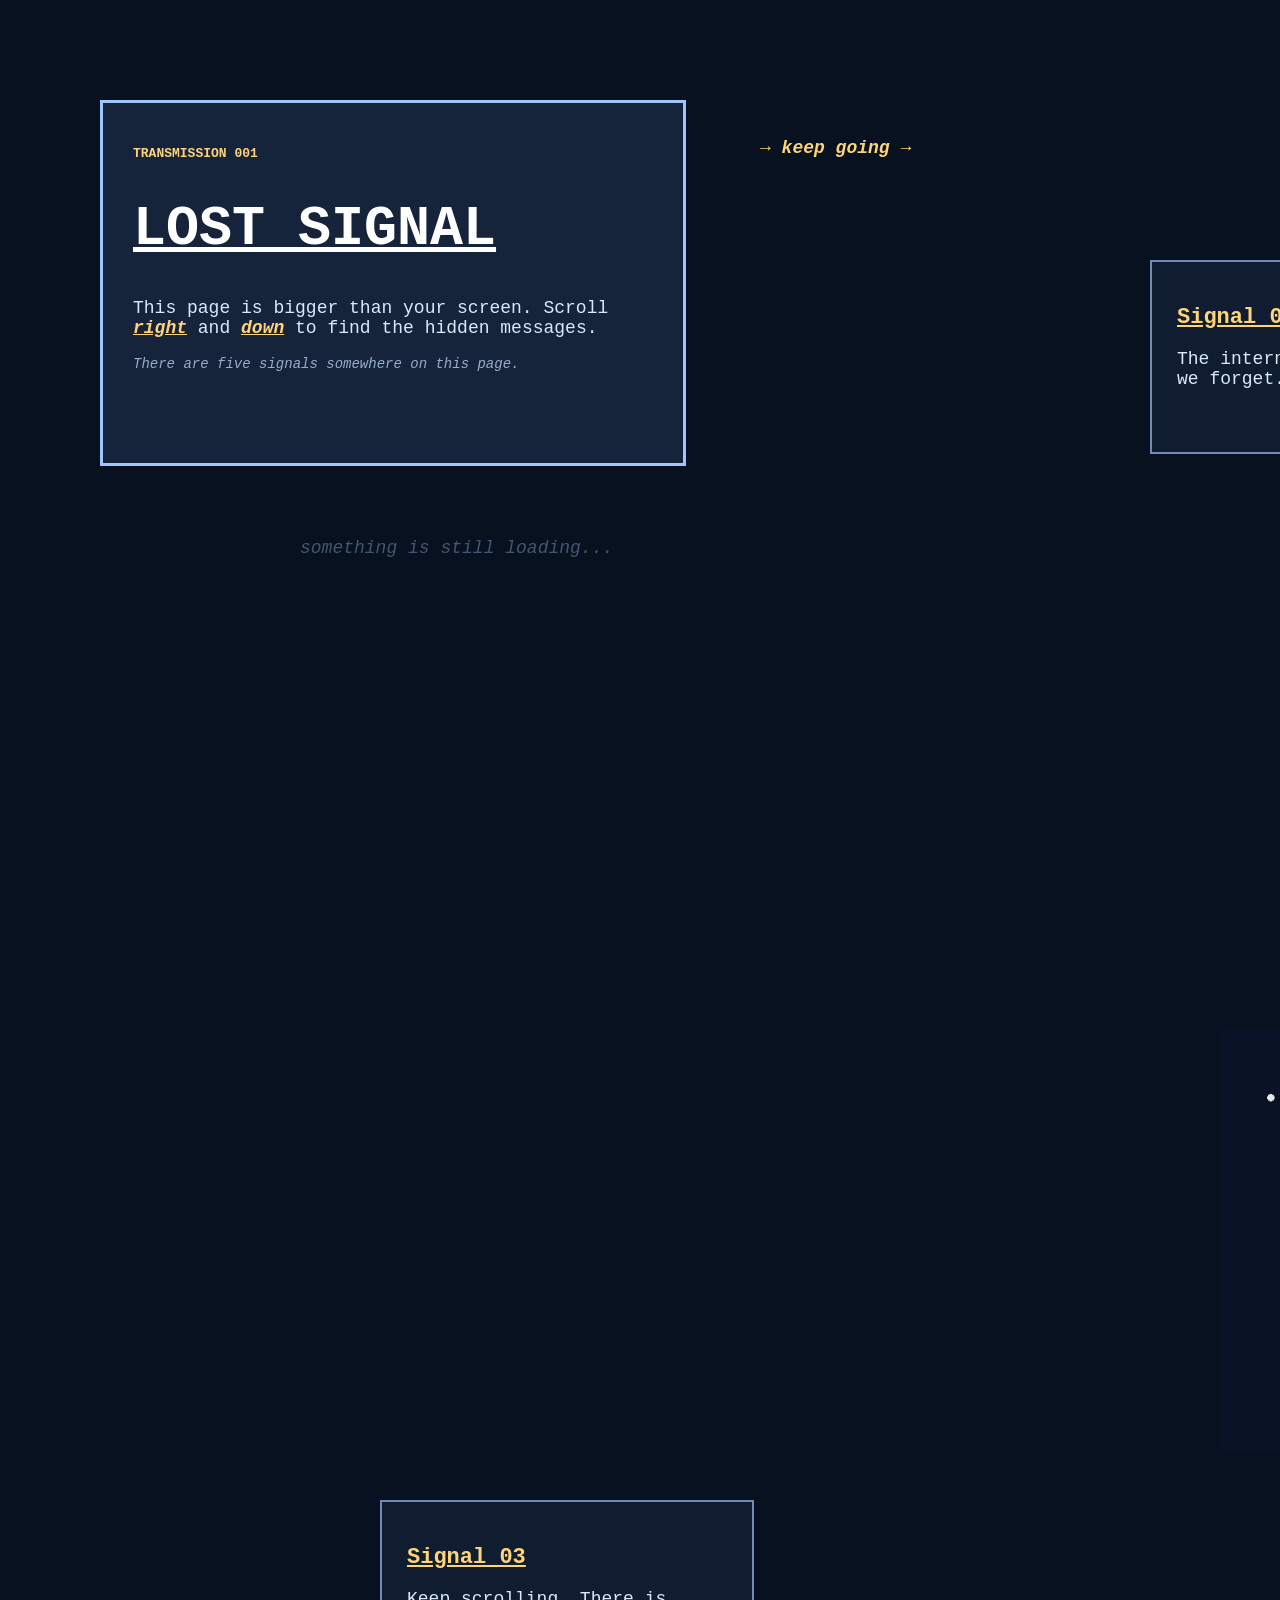
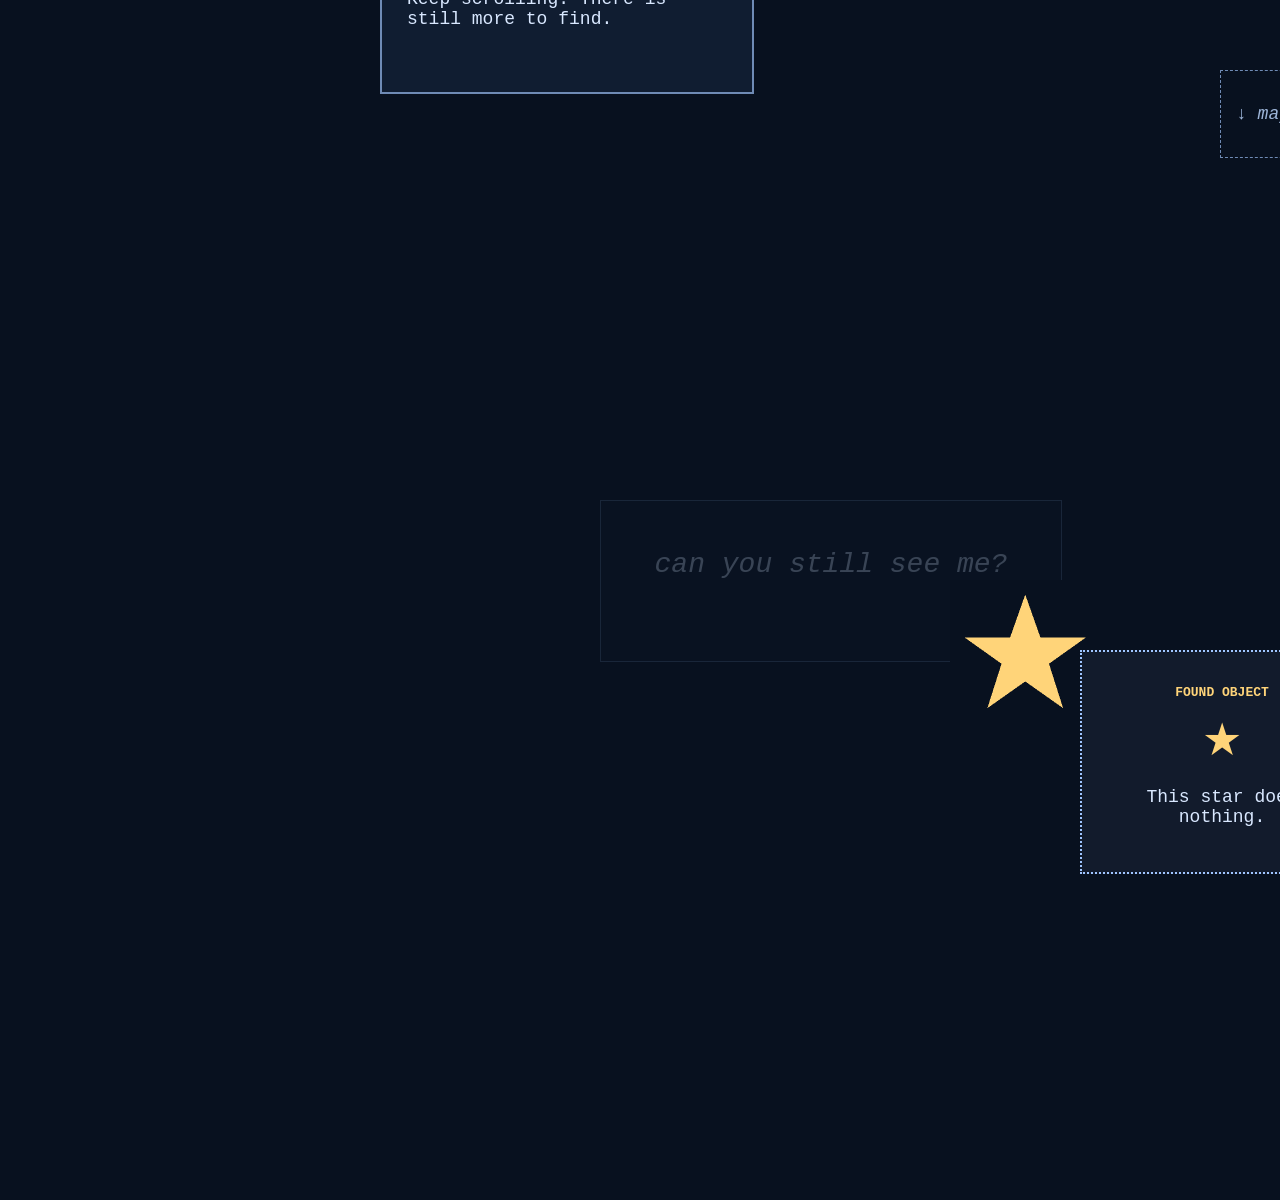
<file: bigwebsite/index.html>
<!DOCTYPE html>
<html lang="en">
<head>
  <meta charset="UTF-8">
  <title>Lost Signal</title>
  <link rel="stylesheet" href="css/style.css">
</head>
<body>

  <div id="start">
    <p class="small">TRANSMISSION 001</p>
    <h1>LOST SIGNAL</h1>
    <p>This page is bigger than your screen.
      Scroll <span class="highlight">right</span> and
      <span class="highlight">down</span> to find the hidden messages.
    </p>
    <p class="tiny">There are five signals somewhere on this page.</p>
  </div>

  <p class="arrow arrow-one">→ keep going →</p>
  <p class="floating-text text-one">something is still loading...</p>
  <p class="floating-text text-two">404? not this time.</p>

  <div class="message one">
    <h2>Signal 01</h2>
    <p>The internet remembers things we forget.</p>
  </div>

  <div class="note note-one"><p>look farther →</p></div>

  <div class="message two">
    <h2>Signal 02</h2>
    <p>You are getting farther away from the beginning.</p>
  </div>

  <img id="moon" src="img/moon.png" alt="A moon surrounded by small stars">
  <img id="eye" src="img/eye.png" alt="A simple eye drawing">

  <div class="secret">
    <p>SECRET MESSAGE</p>
    <p>You found something hidden in the middle of the page.</p>
  </div>

  <p class="floating-text text-three">do not stop scrolling</p>

  <div class="message three">
    <h2>Signal 03</h2>
    <p>Keep scrolling. There is still more to find.</p>
  </div>

  <div class="note note-two"><p>↓ maybe down here ↓</p></div>

  <div class="ghost"><p>can you still see me?</p></div>

  <p class="arrow arrow-two">← you missed something</p>

  <div class="message four">
    <h2>Signal 04</h2>
    <p>Only one small part of this world fits on your screen.</p>
  </div>

  <img id="star" src="img/star.png" alt="A simple yellow star">

  <div class="lost-box">
    <p class="small">FOUND OBJECT</p>
    <p class="big-star">★</p>
    <p>This star does nothing.</p>
  </div>

  <p class="floating-text text-four">almost there...</p>

  <div id="ending">
    <h2>Signal 05</h2>
    <p>You reached the far corner.</p>
    <p class="final-text">END OF TRANSMISSION</p>
  </div>

</body>
</html>
</file>
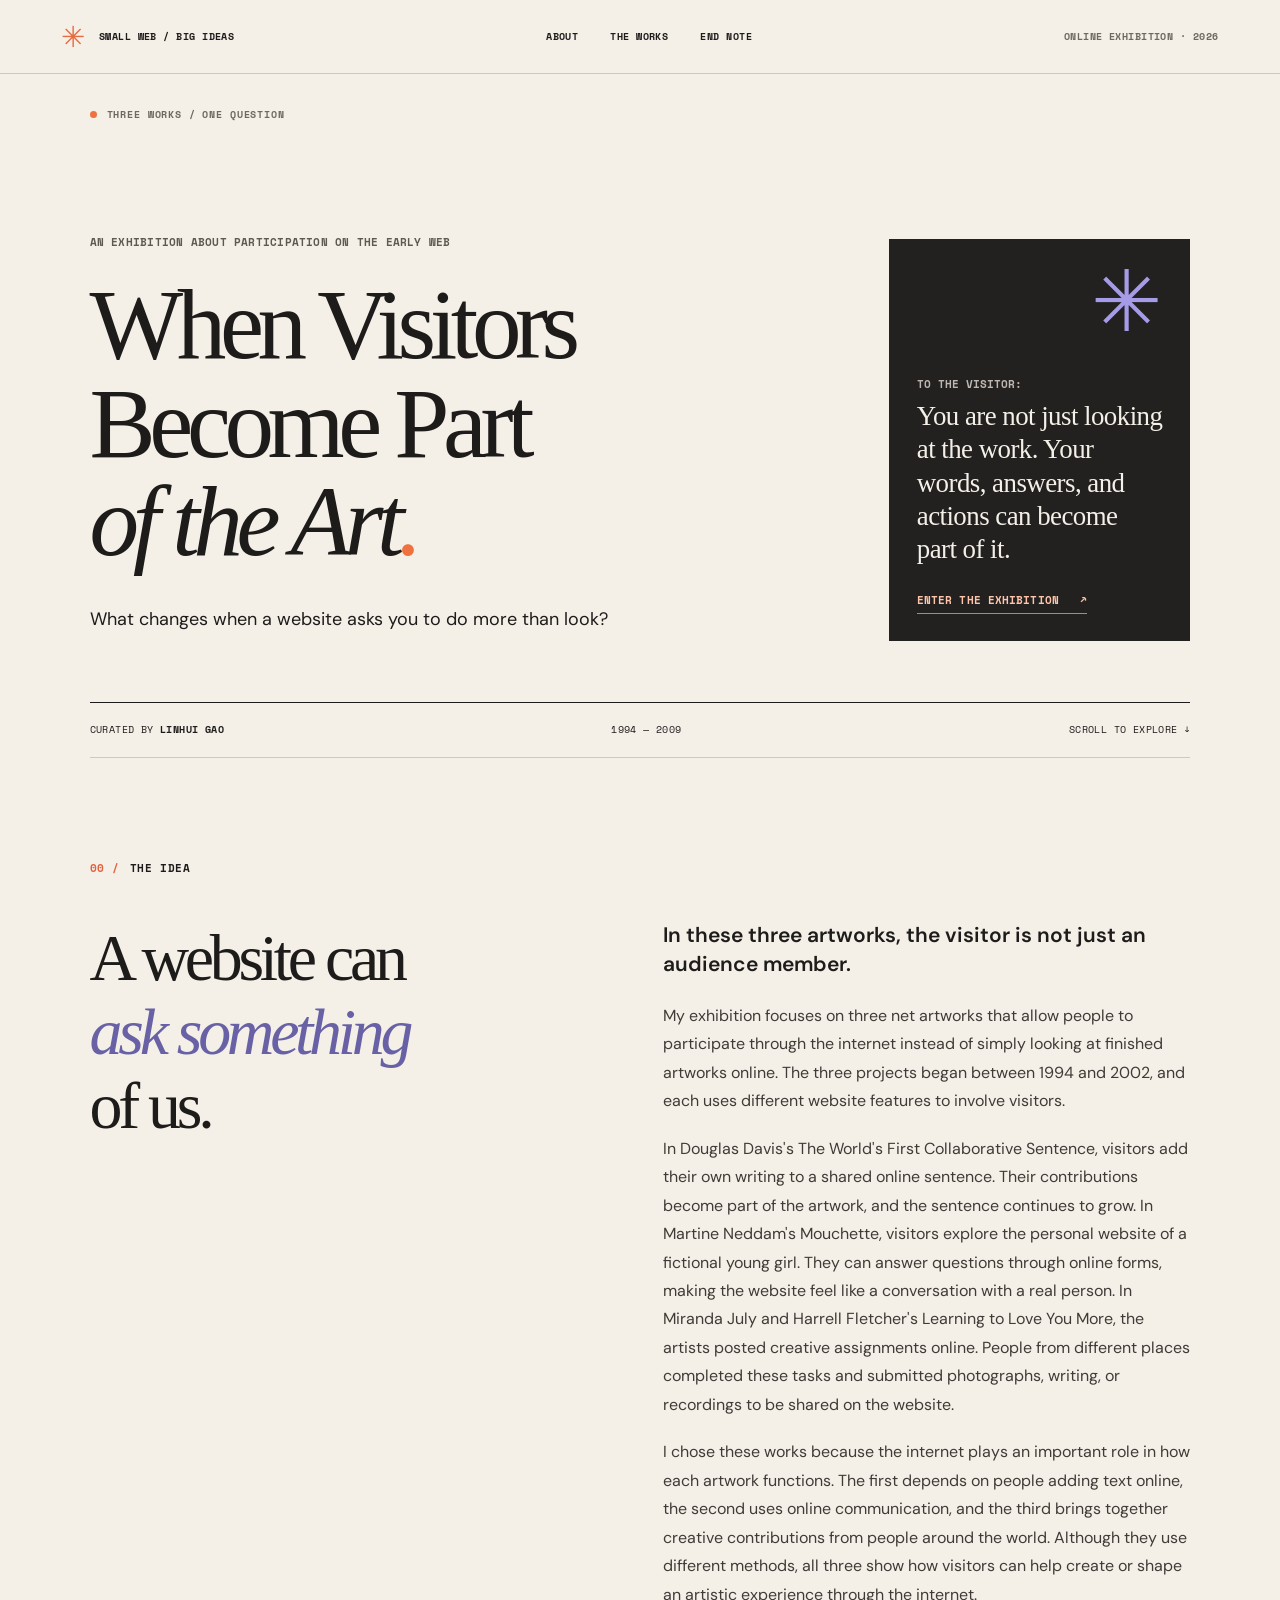
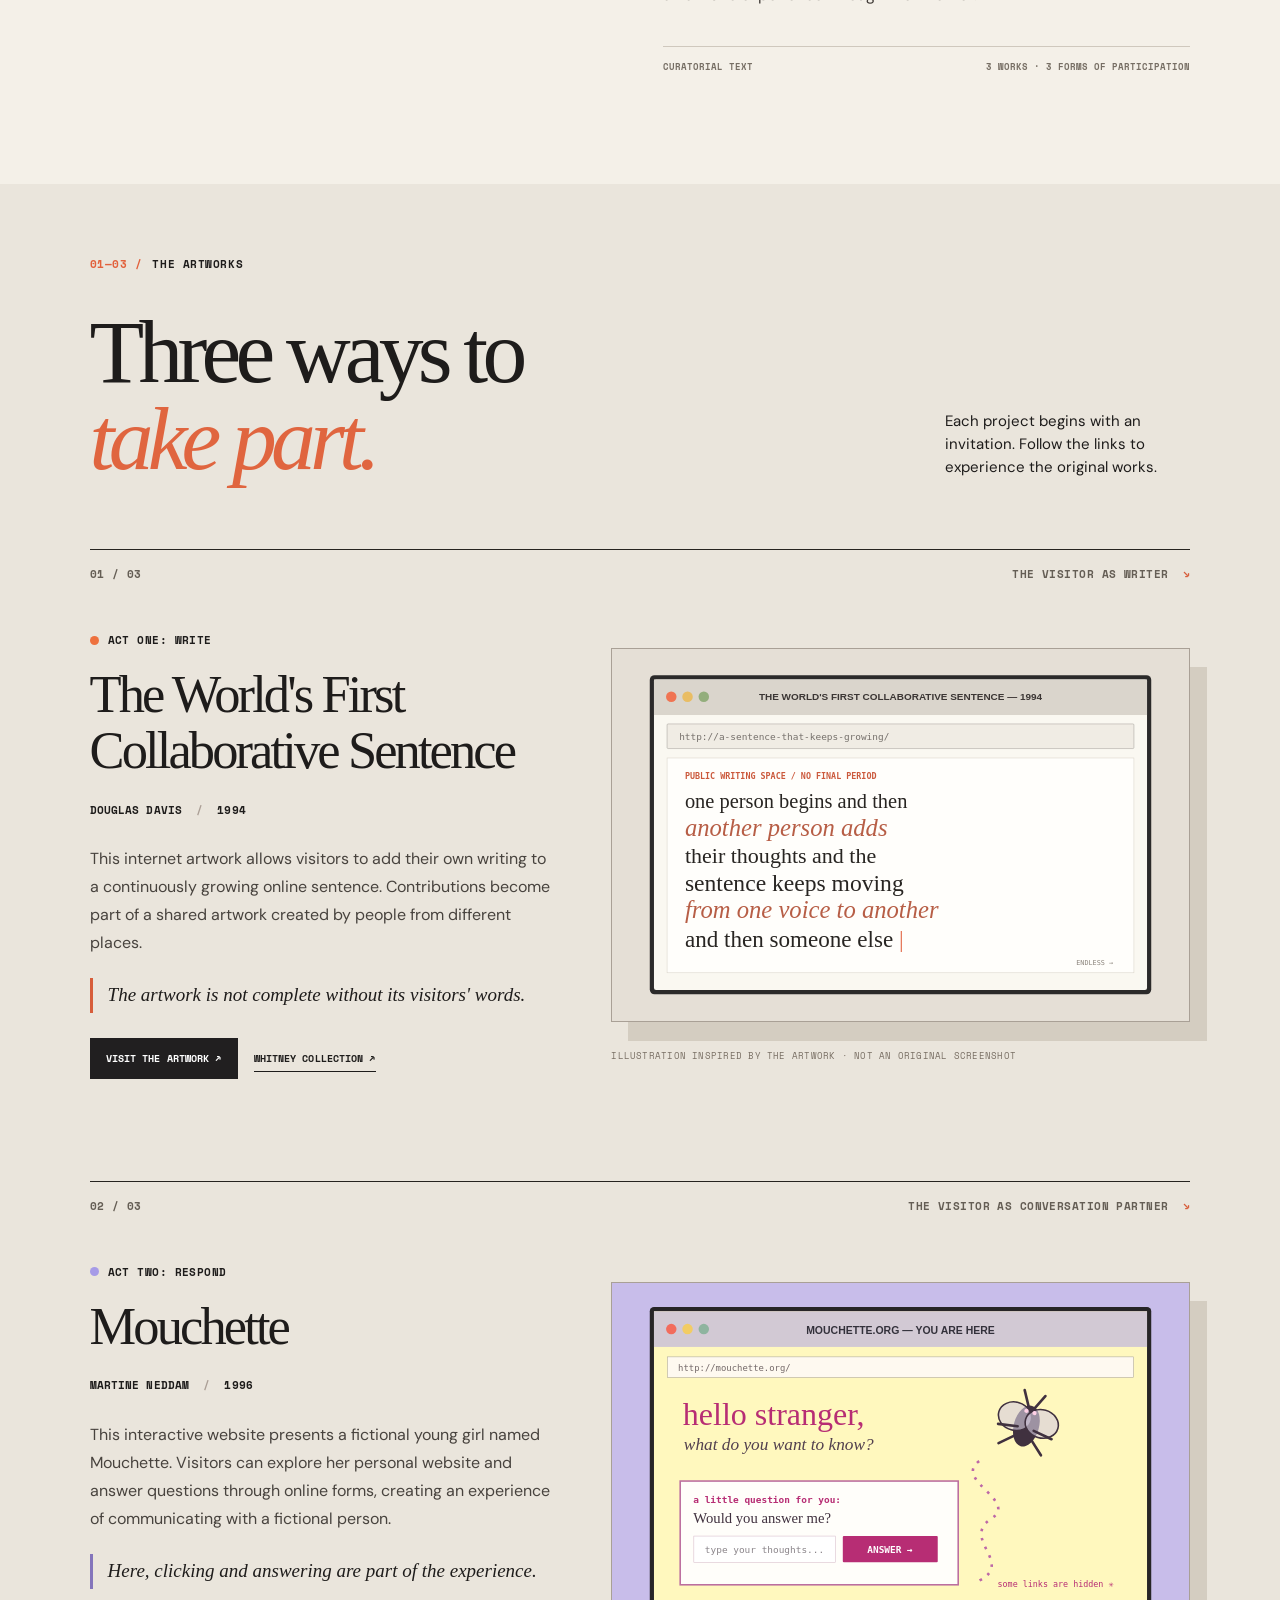
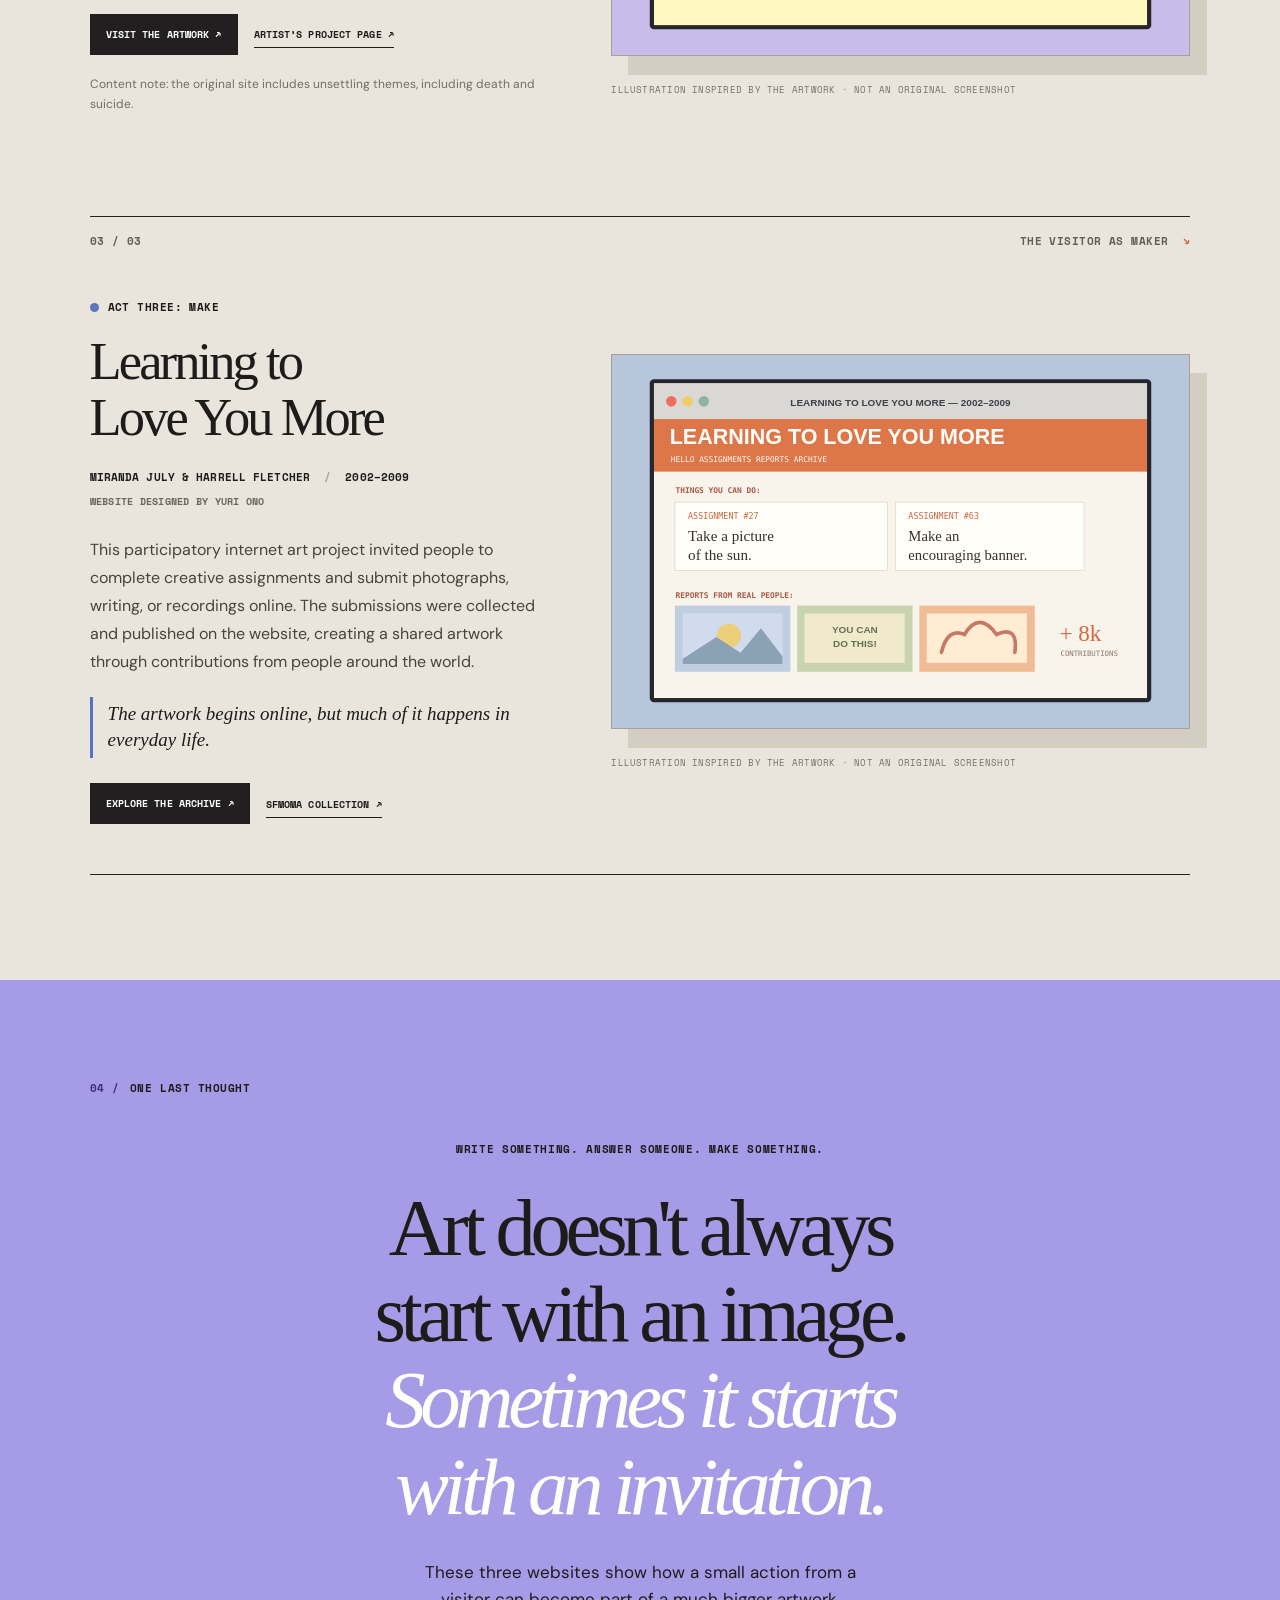
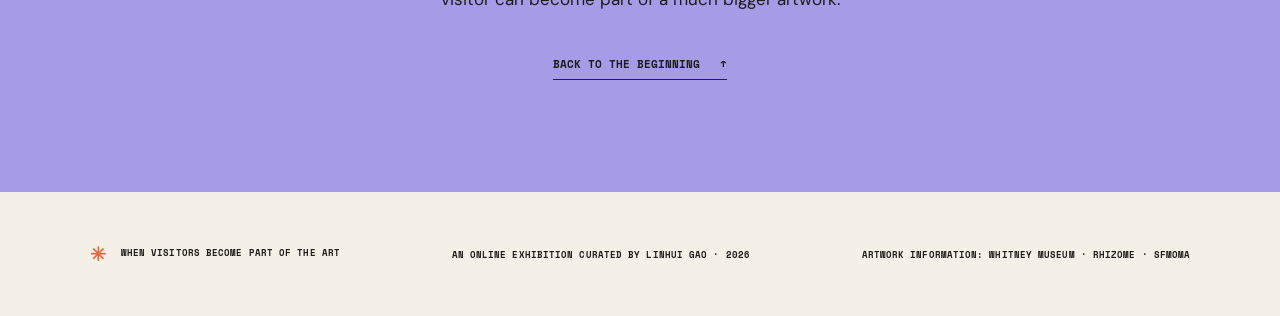
<file: exhibition/index.html>
<!DOCTYPE html>
<html lang="en">
<head>
  <meta charset="UTF-8">
  <meta name="viewport" content="width=device-width, initial-scale=1.0">
  <meta name="theme-color" content="#f4f0e8">
  <meta name="description" content="When Visitors Become Part of the Art: an online exhibition curated by Linhui Gao about participation in early net art.">
  <title>When Visitors Become Part of the Art — Curated by Linhui Gao</title>
  <link rel="icon" type="image/svg+xml" href="assets/favicon.svg">
  <link rel="stylesheet" href="style.css">
</head>
<body>
  <a class="skip-link" href="#main">Skip to exhibition</a>
  <header class="site-header" id="top">
    <a class="brand" href="#top" aria-label="Back to beginning"><span class="brand-mark" aria-hidden="true">✳</span> SMALL WEB / BIG IDEAS</a>
    <nav aria-label="Main navigation">
      <a href="#about">ABOUT</a>
      <a href="#works">THE WORKS</a>
      <a href="#endnote">END NOTE</a>
    </nav>
    <span class="header-edition">ONLINE EXHIBITION · 2026</span>
  </header>

  <main id="main">
    <section class="hero section-shell" aria-labelledby="exhibition-title">
      <div class="hero-index"><span class="round-dot"></span> THREE WORKS / ONE QUESTION</div>
      <div class="hero-grid">
        <div class="hero-title-wrap">
          <p class="eyebrow">AN EXHIBITION ABOUT PARTICIPATION ON THE EARLY WEB</p>
          <h1 id="exhibition-title">When Visitors<br>Become Part<br><em>of the Art<span class="punctuation">.</span></em></h1>
          <p class="hero-subtitle">What changes when a website asks you to do more than look?</p>
        </div>
        <aside class="hero-side" aria-label="Exhibition introduction">
          <div class="asterisk" aria-hidden="true">✳</div>
          <p class="hero-side-label">TO THE VISITOR:</p>
          <p>You are not just looking at the work. Your words, answers, and actions can become part of it.</p>
          <a class="hero-side-link" href="#works">ENTER THE EXHIBITION <span aria-hidden="true">↗</span></a>
        </aside>
      </div>
      <div class="hero-bottom"><span>CURATED BY <strong>LINHUI GAO</strong></span><span>1994 — 2009</span><span>SCROLL TO EXPLORE <span aria-hidden="true">↓</span></span></div>
    </section>

    <section class="about section-shell" id="about" aria-labelledby="about-heading">
      <div class="section-label"><span>00 /</span> THE IDEA</div>
      <div class="about-grid">
        <h2 id="about-heading">A website can<br><em>ask something</em><br>of us.</h2>
        <div class="curatorial-copy">
          <p class="intro-line">In these three artworks, the visitor is not just an audience member.</p>
          <p>My exhibition focuses on three net artworks that allow people to participate through the internet instead of simply looking at finished artworks online. The three projects began between 1994 and 2002, and each uses different website features to involve visitors.</p>
          <p>In Douglas Davis's The World's First Collaborative Sentence, visitors add their own writing to a shared online sentence. Their contributions become part of the artwork, and the sentence continues to grow. In Martine Neddam's Mouchette, visitors explore the personal website of a fictional young girl. They can answer questions through online forms, making the website feel like a conversation with a real person. In Miranda July and Harrell Fletcher's Learning to Love You More, the artists posted creative assignments online. People from different places completed these tasks and submitted photographs, writing, or recordings to be shared on the website.</p>
          <p>I chose these works because the internet plays an important role in how each artwork functions. The first depends on people adding text online, the second uses online communication, and the third brings together creative contributions from people around the world. Although they use different methods, all three show how visitors can help create or shape an artistic experience through the internet.</p>
          <div class="about-meta"><span>CURATORIAL TEXT</span><span>3 WORKS · 3 FORMS OF PARTICIPATION</span></div>
        </div>
      </div>
    </section>

    <section class="works section-shell" id="works" aria-labelledby="works-heading">
      <div class="section-label"><span>01—03 /</span> THE ARTWORKS</div>
      <div class="works-intro">
        <h2 id="works-heading">Three ways to<br><em>take part.</em></h2>
        <p>Each project begins with an invitation. Follow the links to experience the original works.</p>
      </div>

      <article class="work work-one" id="write" aria-labelledby="work-one-title">
        <div class="work-header"><span class="work-number">01 / 03</span><span class="work-action">THE VISITOR AS WRITER <span aria-hidden="true">↘</span></span></div>
        <div class="work-layout">
          <div class="work-details">
            <p class="role"><span class="role-dot"></span> ACT ONE: WRITE</p>
            <h3 id="work-one-title">The World's First<br>Collaborative Sentence</h3>
            <p class="work-byline">DOUGLAS DAVIS <span class="divider-symbol">/</span> 1994</p>
            <p class="work-description">This internet artwork allows visitors to add their own writing to a continuously growing online sentence. Contributions become part of a shared artwork created by people from different places.</p>
            <p class="interpretation">The artwork is not complete without its visitors' words.</p>
            <div class="work-links"><a class="primary-link" href="https://whitney.org/artport/douglas-davis" target="_blank" rel="noopener noreferrer">VISIT THE ARTWORK <span aria-hidden="true">↗</span></a><a class="secondary-link" href="https://whitney.org/collection/works/10237" target="_blank" rel="noopener noreferrer">WHITNEY COLLECTION <span aria-hidden="true">↗</span></a></div>
          </div>
          <figure class="work-figure"><img src="assets/write.svg" alt="Original illustrated retro browser with a growing collective sentence, representing Douglas Davis's online artwork" width="1100" height="710"><figcaption>ILLUSTRATION INSPIRED BY THE ARTWORK · NOT AN ORIGINAL SCREENSHOT</figcaption></figure>
        </div>
      </article>

      <article class="work work-two" id="respond" aria-labelledby="work-two-title">
        <div class="work-header"><span class="work-number">02 / 03</span><span class="work-action">THE VISITOR AS CONVERSATION PARTNER <span aria-hidden="true">↘</span></span></div>
        <div class="work-layout">
          <div class="work-details">
            <p class="role"><span class="role-dot"></span> ACT TWO: RESPOND</p>
            <h3 id="work-two-title">Mouchette</h3>
            <p class="work-byline">MARTINE NEDDAM <span class="divider-symbol">/</span> 1996</p>
            <p class="work-description">This interactive website presents a fictional young girl named Mouchette. Visitors can explore her personal website and answer questions through online forms, creating an experience of communicating with a fictional person.</p>
            <p class="interpretation">Here, clicking and answering are part of the experience.</p>
            <div class="work-links"><a class="primary-link" href="https://mouchette.org/" target="_blank" rel="noopener noreferrer">VISIT THE ARTWORK <span aria-hidden="true">↗</span></a><a class="secondary-link" href="https://www.neddam.info/projects/mouchette/" target="_blank" rel="noopener noreferrer">ARTIST’S PROJECT PAGE <span aria-hidden="true">↗</span></a></div>
            <p class="content-note">Content note: the original site includes unsettling themes, including death and suicide.</p>
          </div>
          <figure class="work-figure"><img src="assets/respond.svg" alt="Original illustrated old internet browser with Mouchette-inspired questions, hidden-link motifs, a stylized fly, and bright yellow background" width="1100" height="710"><figcaption>ILLUSTRATION INSPIRED BY THE ARTWORK · NOT AN ORIGINAL SCREENSHOT</figcaption></figure>
        </div>
      </article>

      <article class="work work-three" id="make" aria-labelledby="work-three-title">
        <div class="work-header"><span class="work-number">03 / 03</span><span class="work-action">THE VISITOR AS MAKER <span aria-hidden="true">↘</span></span></div>
        <div class="work-layout">
          <div class="work-details">
            <p class="role"><span class="role-dot"></span> ACT THREE: MAKE</p>
            <h3 id="work-three-title">Learning to<br>Love You More</h3>
            <p class="work-byline">MIRANDA JULY &amp; HARRELL FLETCHER <span class="divider-symbol">/</span> 2002–2009</p>
            <p class="work-designer">WEBSITE DESIGNED BY YURI ONO</p>
            <p class="work-description">This participatory internet art project invited people to complete creative assignments and submit photographs, writing, or recordings online. The submissions were collected and published on the website, creating a shared artwork through contributions from people around the world.</p>
            <p class="interpretation">The artwork begins online, but much of it happens in everyday life.</p>
            <div class="work-links"><a class="primary-link" href="https://www.learningtoloveyoumore.com/" target="_blank" rel="noopener noreferrer">EXPLORE THE ARCHIVE <span aria-hidden="true">↗</span></a><a class="secondary-link" href="https://www.sfmoma.org/artwork/2010.45.A-EEEEEEEE/" target="_blank" rel="noopener noreferrer">SFMOMA COLLECTION <span aria-hidden="true">↗</span></a></div>
          </div>
          <figure class="work-figure"><img src="assets/make.svg" alt="Original illustrated browser presenting Learning to Love You More inspired creative assignment cards and a collection of public reports" width="1100" height="710"><figcaption>ILLUSTRATION INSPIRED BY THE ARTWORK · NOT AN ORIGINAL SCREENSHOT</figcaption></figure>
        </div>
      </article>
    </section>

    <section class="ending section-shell" id="endnote" aria-labelledby="ending-heading">
      <div class="section-label"><span>04 /</span> ONE LAST THOUGHT</div>
      <div class="ending-inner">
        <p class="end-kicker">WRITE SOMETHING. ANSWER SOMEONE. MAKE SOMETHING.</p>
        <h2 id="ending-heading">Art doesn't always<br>start with an image.<br><em>Sometimes it starts<br>with an invitation.</em></h2>
        <p>These three websites show how a small action from a visitor can become part of a much bigger artwork.</p>
        <a href="#top" class="back-top">BACK TO THE BEGINNING <span aria-hidden="true">↑</span></a>
      </div>
    </section>
  </main>
  <footer class="site-footer section-shell">
    <div><span class="footer-star" aria-hidden="true">✳</span> WHEN VISITORS BECOME PART OF THE ART</div>
    <div>AN ONLINE EXHIBITION CURATED BY LINHUI GAO · 2026</div>
    <div>ARTWORK INFORMATION: WHITNEY MUSEUM · RHIZOME · SFMOMA</div>
  </footer>
</body>
</html>
</file>
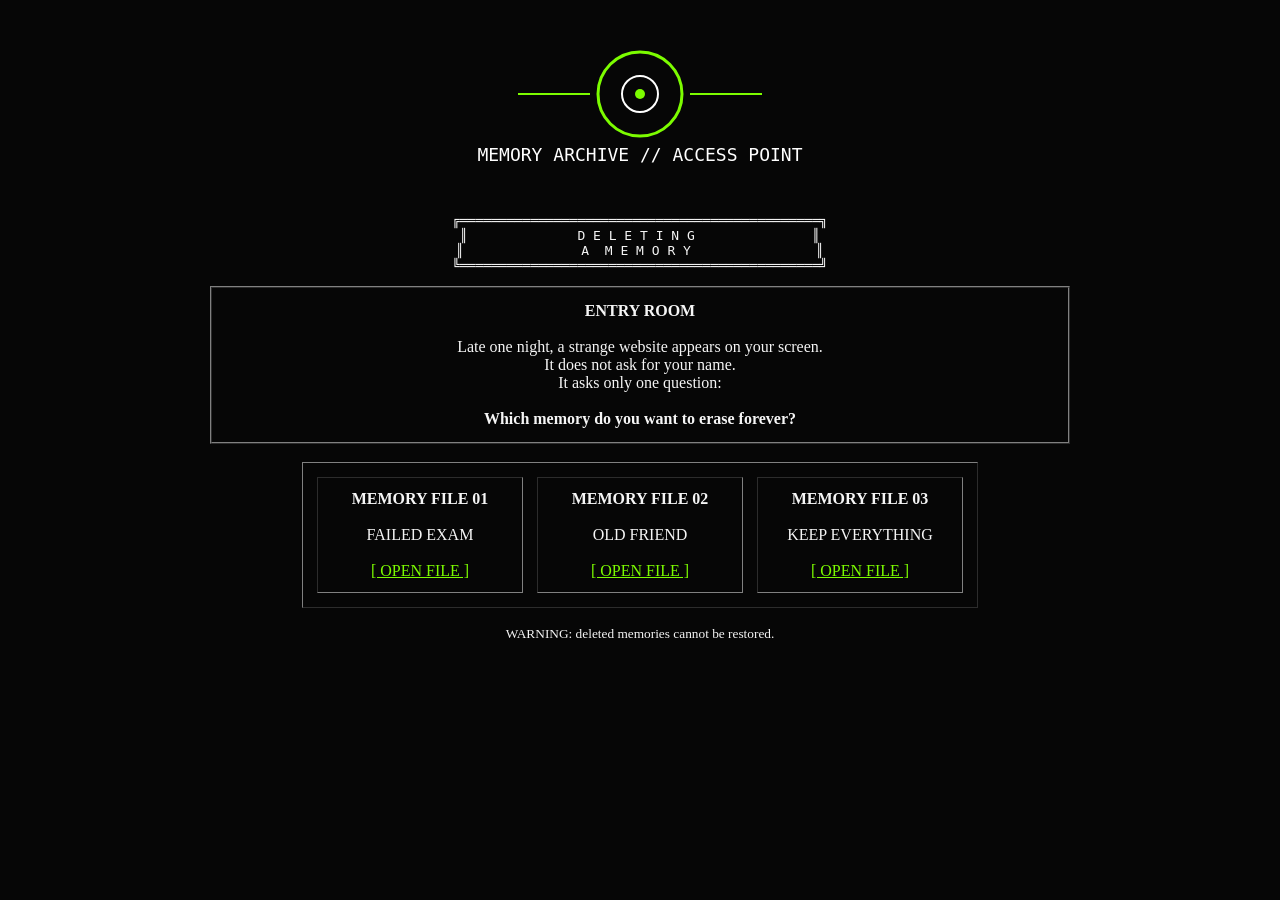
<file: hypertext/index.html>
<!DOCTYPE html>
<html>
<head><title>Deleting a Memory</title></head>
<body bgcolor="#060606" text="#f5f5f5" link="#7CFC00" vlink="#7DF9FF" alink="#ff4d4d">
<center>
<br>
<svg width="420" height="170" viewBox="0 0 420 170" xmlns="http://www.w3.org/2000/svg" role="img" aria-label="Memory archive portal">
  <rect width="420" height="170" fill="#060606"/>
  <circle cx="210" cy="68" r="42" fill="none" stroke="#7CFC00" stroke-width="3"/>
  <circle cx="210" cy="68" r="18" fill="none" stroke="white" stroke-width="2"/>
  <circle cx="210" cy="68" r="5" fill="#7CFC00"/>
  <line x1="88" y1="68" x2="160" y2="68" stroke="#7CFC00" stroke-width="2"/>
  <line x1="260" y1="68" x2="332" y2="68" stroke="#7CFC00" stroke-width="2"/>
  <text x="210" y="135" fill="white" font-family="monospace" font-size="18" text-anchor="middle">MEMORY ARCHIVE // ACCESS POINT</text>
</svg>

<pre>
╔══════════════════════════════════════════════╗
║              D E L E T I N G               ║
║               A  M E M O R Y                ║
╚══════════════════════════════════════════════╝
</pre>

<table border="1" cellpadding="14" cellspacing="0" width="68%">
<tr><td align="center">
<strong>ENTRY ROOM</strong><br><br>
Late one night, a strange website appears on your screen.<br>
It does not ask for your name.<br>
It asks only one question:<br><br>
<strong>Which memory do you want to erase forever?</strong>
</td></tr>
</table>

<br>
<table border="1" cellpadding="12" cellspacing="14">
<tr>
<td align="center" width="180">
<strong>MEMORY FILE 01</strong><br><br>
FAILED EXAM<br><br>
<a href="exam.html">[ OPEN FILE ]</a>
</td>
<td align="center" width="180">
<strong>MEMORY FILE 02</strong><br><br>
OLD FRIEND<br><br>
<a href="friend.html">[ OPEN FILE ]</a>
</td>
<td align="center" width="180">
<strong>MEMORY FILE 03</strong><br><br>
KEEP EVERYTHING<br><br>
<a href="keep.html">[ OPEN FILE ]</a>
</td>
</tr>
</table>

<p><small>WARNING: deleted memories cannot be restored.</small></p>
</center>
</body>
</html>
</file>
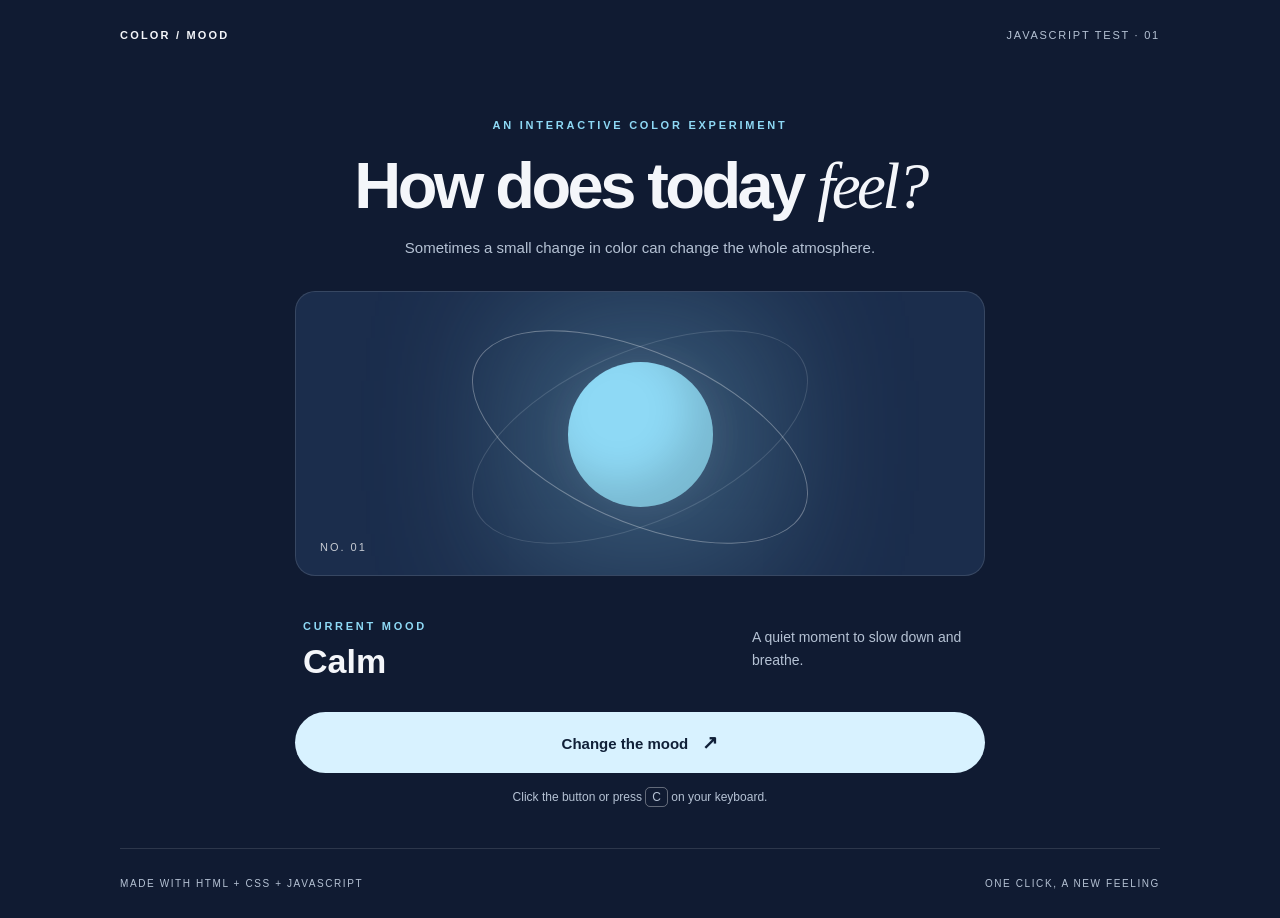
<file: jstest/index.html>
<!DOCTYPE html>
<html lang="en">
<head>
  <meta charset="UTF-8">
  <meta name="viewport" content="width=device-width, initial-scale=1.0">
  <meta name="description" content="A small interactive color and mood experiment using JavaScript.">
  <title>Color Mood — JavaScript Test</title>
  <link rel="stylesheet" href="css/style.css">
  <script src="js/script.js" defer></script>
</head>
<body>
  <main class="page">
    <header class="topbar">
      <span class="brand">COLOR / MOOD</span>
      <span class="project-tag">JAVASCRIPT TEST · 01</span>
    </header>

    <section class="experiment" aria-labelledby="main-title">
      <p class="eyebrow">AN INTERACTIVE COLOR EXPERIMENT</p>
      <h1 id="main-title">How does today <em>feel?</em></h1>
      <p class="intro">Sometimes a small change in color can change the whole atmosphere.</p>

      <div class="artboard" id="artboard" aria-hidden="true">
        <div class="orbit orbit-back"></div>
        <div class="glow"></div>
        <div class="sun"></div>
        <div class="orbit orbit-front"></div>
        <span class="art-index">NO. <span id="art-number">01</span></span>
      </div>

      <div class="mood-row" aria-live="polite" aria-atomic="true">
        <div>
          <span class="field-label">CURRENT MOOD</span>
          <h2 id="mood-name">Calm</h2>
        </div>
        <p id="mood-description">A quiet moment to slow down and breathe.</p>
      </div>

      <button id="change-button" type="button">Change the mood <span aria-hidden="true">↗</span></button>
      <p class="hint">Click the button or press <kbd>C</kbd> on your keyboard.</p>
    </section>

    <footer class="footer"><span>MADE WITH HTML + CSS + JAVASCRIPT</span><span>ONE CLICK, A NEW FEELING</span></footer>
  </main>
</body>
</html>
</file>
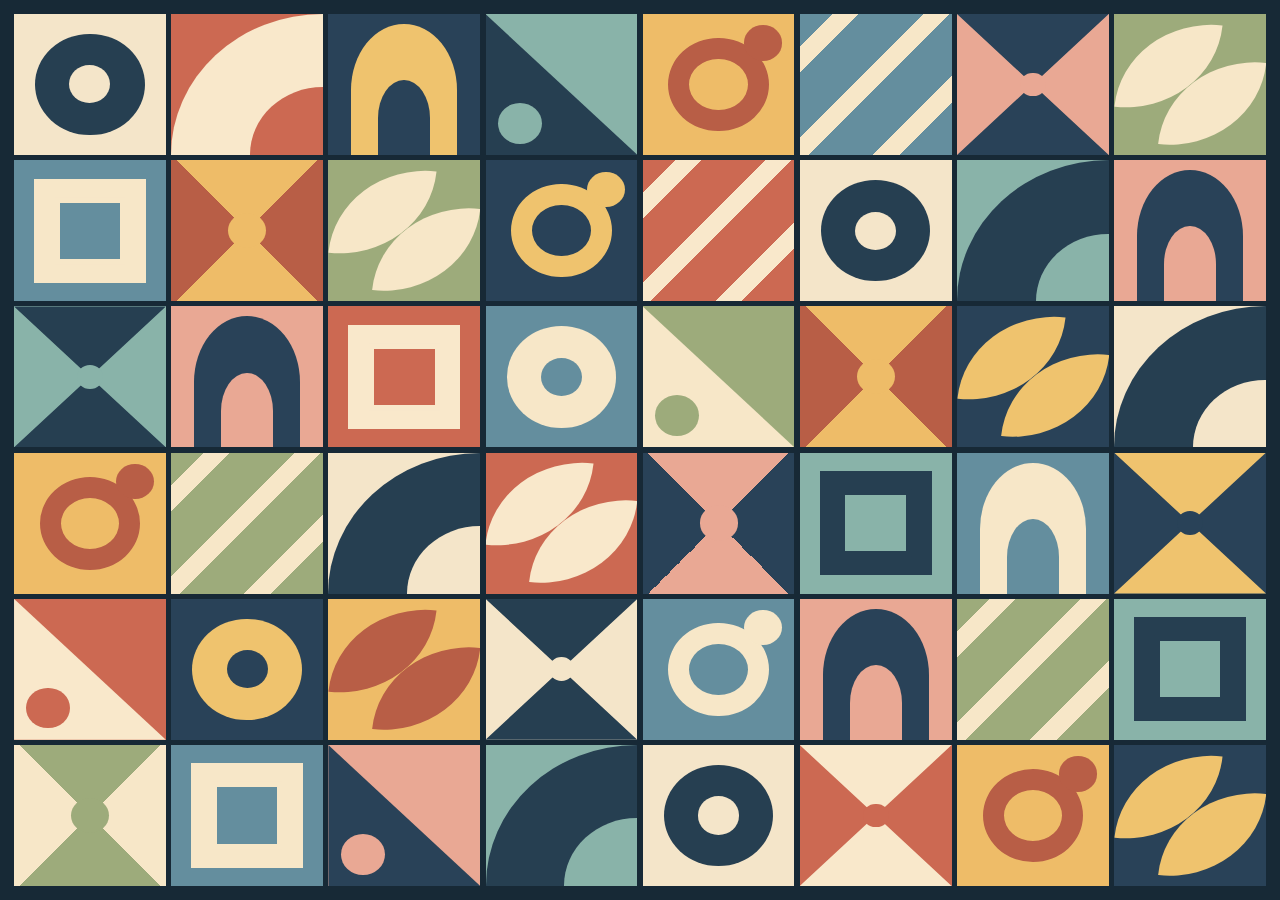
<file: quilt/index.html>
<!DOCTYPE html>
<html lang="en">
<head>
  <meta charset="UTF-8">
  <meta name="viewport" content="width=device-width, initial-scale=1.0">
  <meta name="theme-color" content="#172936">
  <meta name="description" content="An original geometric digital quilt built with HTML divs and CSS Grid.">
  <title>Tidal Geometry — Digital Quilt</title>
  <link rel="stylesheet" href="css/style.css">
</head>
<body>
  <!-- 48 visible quilt patches. Ten reusable patch designs; eight color palettes. -->
  <main class="quilt" aria-label="Tidal Geometry: a colorful geometric digital quilt">
      <div class="tile sun cream" aria-hidden="true"></div>
      <div class="tile quarter coral" aria-hidden="true"></div>
      <div class="tile arch night" aria-hidden="true"></div>
      <div class="tile diagonal mint" aria-hidden="true"></div>
      <div class="tile orbit gold" aria-hidden="true"></div>
      <div class="tile stripes blue" aria-hidden="true"></div>
      <div class="tile hourglass pink" aria-hidden="true"></div>
      <div class="tile petals olive" aria-hidden="true"></div>
      <div class="tile nest blue" aria-hidden="true"></div>
      <div class="tile pinwheel gold" aria-hidden="true"></div>
      <div class="tile petals olive" aria-hidden="true"></div>
      <div class="tile orbit night" aria-hidden="true"></div>
      <div class="tile stripes coral" aria-hidden="true"></div>
      <div class="tile sun cream" aria-hidden="true"></div>
      <div class="tile quarter mint" aria-hidden="true"></div>
      <div class="tile arch pink" aria-hidden="true"></div>
      <div class="tile hourglass mint" aria-hidden="true"></div>
      <div class="tile arch pink" aria-hidden="true"></div>
      <div class="tile nest coral" aria-hidden="true"></div>
      <div class="tile sun blue" aria-hidden="true"></div>
      <div class="tile diagonal olive" aria-hidden="true"></div>
      <div class="tile pinwheel gold" aria-hidden="true"></div>
      <div class="tile petals night" aria-hidden="true"></div>
      <div class="tile quarter cream" aria-hidden="true"></div>
      <div class="tile orbit gold" aria-hidden="true"></div>
      <div class="tile stripes olive" aria-hidden="true"></div>
      <div class="tile quarter cream" aria-hidden="true"></div>
      <div class="tile petals coral" aria-hidden="true"></div>
      <div class="tile pinwheel pink" aria-hidden="true"></div>
      <div class="tile nest mint" aria-hidden="true"></div>
      <div class="tile arch blue" aria-hidden="true"></div>
      <div class="tile hourglass night" aria-hidden="true"></div>
      <div class="tile diagonal coral" aria-hidden="true"></div>
      <div class="tile sun night" aria-hidden="true"></div>
      <div class="tile petals gold" aria-hidden="true"></div>
      <div class="tile hourglass cream" aria-hidden="true"></div>
      <div class="tile orbit blue" aria-hidden="true"></div>
      <div class="tile arch pink" aria-hidden="true"></div>
      <div class="tile stripes olive" aria-hidden="true"></div>
      <div class="tile nest mint" aria-hidden="true"></div>
      <div class="tile pinwheel olive" aria-hidden="true"></div>
      <div class="tile nest blue" aria-hidden="true"></div>
      <div class="tile diagonal pink" aria-hidden="true"></div>
      <div class="tile quarter mint" aria-hidden="true"></div>
      <div class="tile sun cream" aria-hidden="true"></div>
      <div class="tile hourglass coral" aria-hidden="true"></div>
      <div class="tile orbit gold" aria-hidden="true"></div>
      <div class="tile petals night" aria-hidden="true"></div>
  </main>
</body>
</html>
</file>
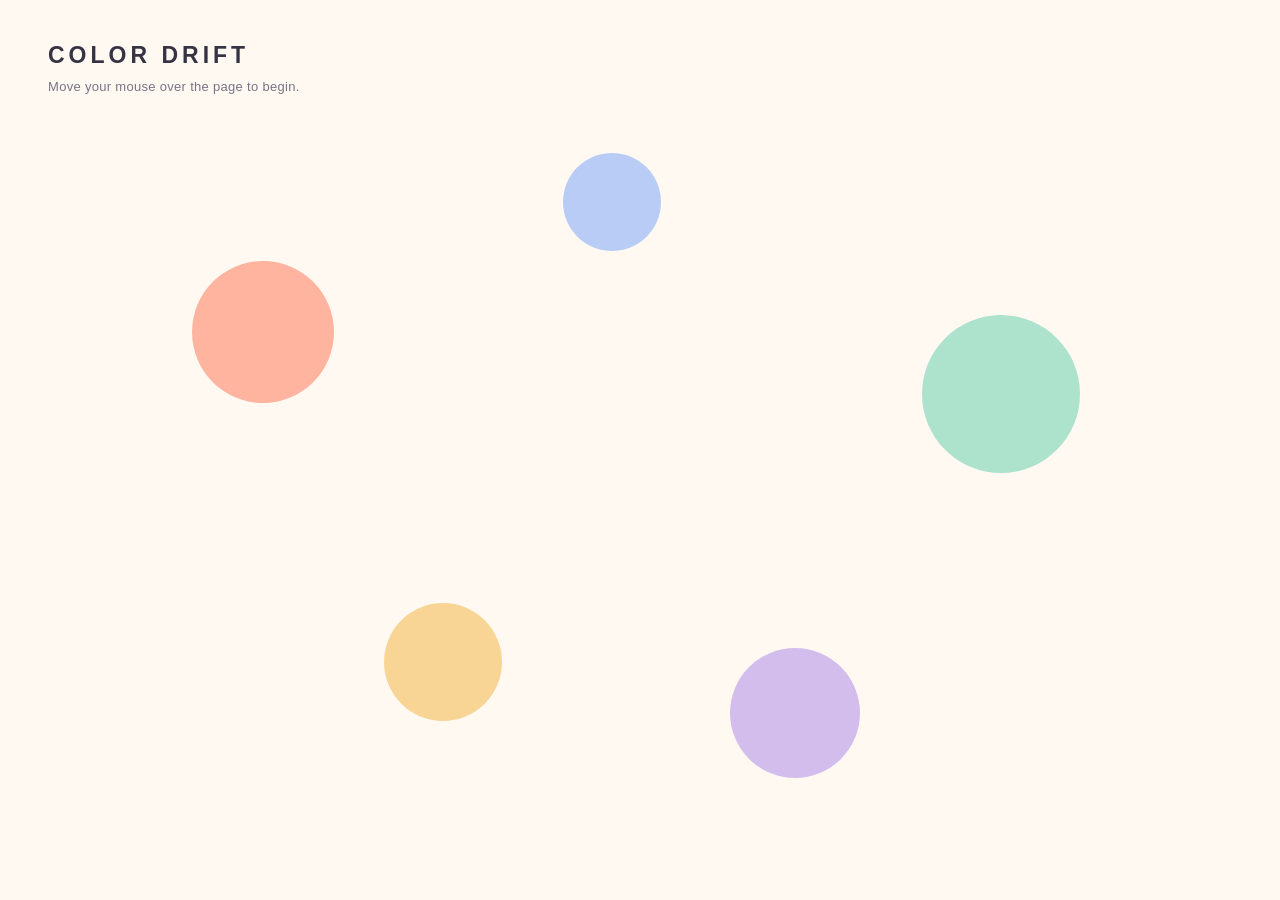
<file: screensaver/index.html>
<!DOCTYPE html>
<html lang="en">
<head>
  <meta charset="UTF-8">
  <meta name="viewport" content="width=device-width, initial-scale=1.0">
  <title>Color Drift | Screensaver</title>
  <style>
    * { box-sizing: border-box; }

    body {
      margin: 0;
      font-family: Arial, Helvetica, sans-serif;
    }

    .screen {
      position: relative;
      min-height: 100vh;
      overflow: hidden;
      background-color: #fff9f2;
      transition: background-color 1.5s ease;
      outline: none;
    }

    .title {
      position: absolute;
      top: 42px;
      left: 48px;
      z-index: 2;
      color: #363345;
    }

    h1 {
      margin: 0 0 10px;
      font-size: 23px;
      font-weight: 600;
      letter-spacing: 4px;
    }

    p {
      margin: 0;
      color: #777486;
      font-size: 13px;
      letter-spacing: 0.3px;
    }

    .circle {
      position: absolute;
      left: var(--x);
      top: var(--y);
      width: var(--size);
      height: var(--size);
      border-radius: 50%;
      background-color: var(--color);
      opacity: 0.85;
      box-shadow: 0 0 0 rgba(80, 70, 120, 0);
      transition: box-shadow 1s ease, opacity 1s ease;
    }

    .one   { --x: 15%; --y: 29%; --size: 142px; --color: #ffa891; --speed: 6s; }
    .two   { --x: 44%; --y: 17%; --size: 98px;  --color: #adc5f6; --speed: 8s; }
    .three { --x: 72%; --y: 35%; --size: 158px; --color: #9fdec7; --speed: 7s; }
    .four  { --x: 30%; --y: 67%; --size: 118px; --color: #f7cf85; --speed: 9s; }
    .five  { --x: 57%; --y: 72%; --size: 130px; --color: #cbb3ec; --speed: 6.5s; }

    /* Pseudo-state: hovering or focusing starts the screensaver. */
    .screen:hover,
    .screen:focus {
      background-color: #f3f0ff;
    }

    .screen:hover .circle,
    .screen:focus .circle {
      opacity: 0.95;
      box-shadow: 0 18px 34px rgba(80, 70, 120, 0.13);
      animation: drift var(--speed) ease-in-out infinite alternate;
    }

    /* The circles keep moving as long as the screen is active. */
    @keyframes drift {
      0%   { transform: translate(0, 0) scale(1); }
      50%  { transform: translate(24px, -34px) scale(1.08); }
      100% { transform: translate(-30px, 21px) scale(0.95); }
    }

    @media (max-width: 650px) {
      .title { top: 30px; left: 24px; }
      h1 { font-size: 18px; letter-spacing: 3px; }
      p { font-size: 12px; max-width: 245px; line-height: 1.4; }
      .circle { width: calc(var(--size) * 0.7); height: calc(var(--size) * 0.7); }
      .one   { --x: 13%; --y: 29%; }
      .two   { --x: 65%; --y: 23%; }
      .three { --x: 53%; --y: 48%; }
      .four  { --x: 16%; --y: 68%; }
      .five  { --x: 61%; --y: 82%; }
    }
  </style>
</head>
<body>
  <main class="screen" tabindex="0" aria-label="Color Drift animated screensaver. Hover or focus to start animation.">
    <header class="title">
      <h1>COLOR DRIFT</h1>
      <p>Move your mouse over the page to begin.</p>
    </header>
    <div class="circle one" aria-hidden="true"></div>
    <div class="circle two" aria-hidden="true"></div>
    <div class="circle three" aria-hidden="true"></div>
    <div class="circle four" aria-hidden="true"></div>
    <div class="circle five" aria-hidden="true"></div>
  </main>
</body>
</html>
</file>
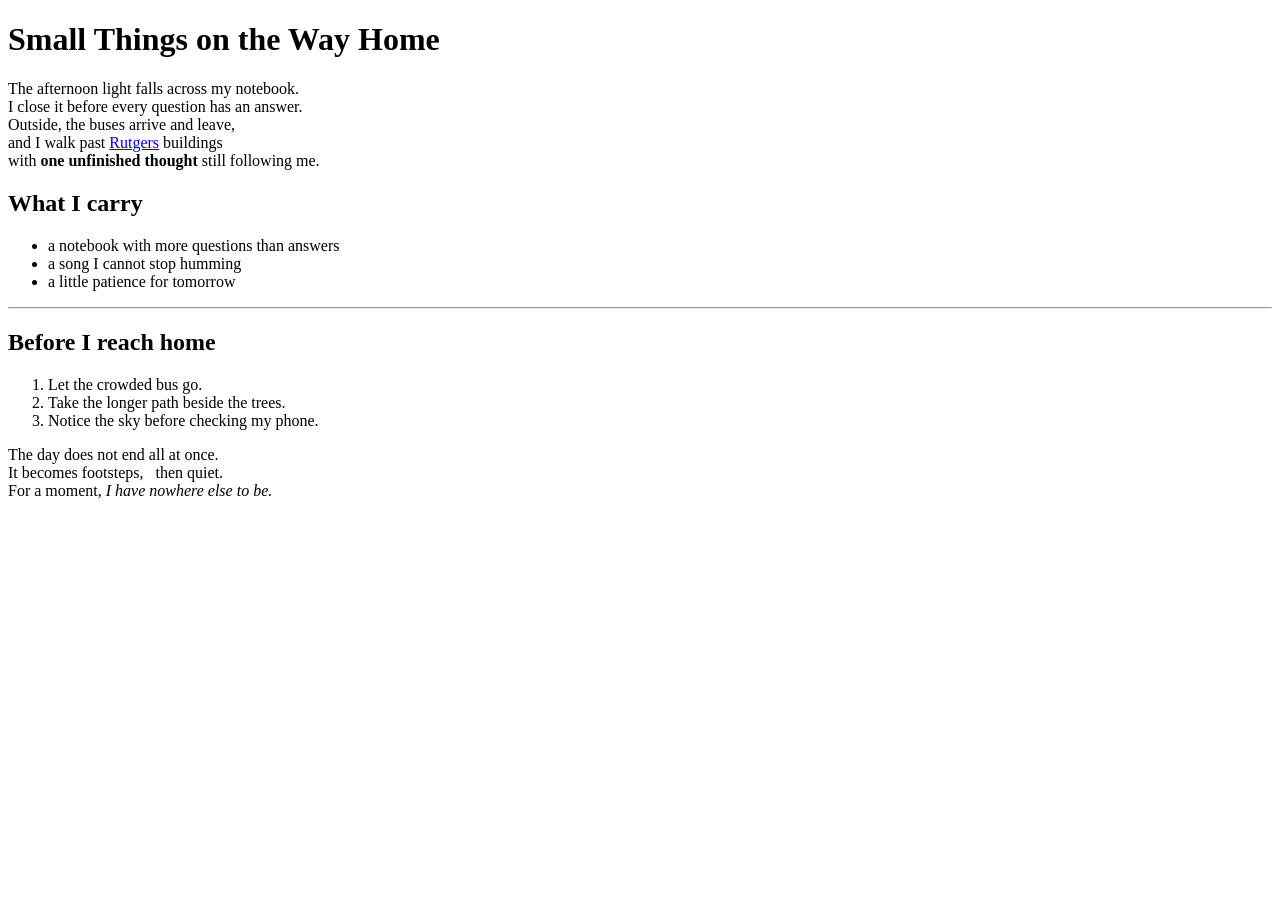
<file: poem.html>
<!DOCTYPE html>
<html lang="en">
<head>
  <meta charset="UTF-8">
  <title>Small Things on the Way Home</title>
  <meta name="viewport" content="width=device-width, initial-scale=1">
</head>

<body>
  <h1>Small Things on the Way Home</h1>

  <p>
    The afternoon light falls across my notebook.<br>
    I close it before every question has an answer.<br>
    Outside, the buses arrive and leave,<br>
    and I walk past <a href="https://www.rutgers.edu/">Rutgers</a> buildings<br>
    with <strong>one unfinished thought</strong> still following me.
  </p>

  <h2>What I carry</h2>

  <ul>
    <li>a notebook with more questions than answers</li>
    <li>a song I cannot stop humming</li>
    <li>a little patience for tomorrow</li>
  </ul>

  <hr>

  <h2>Before I reach home</h2>

  <ol>
    <li>Let the crowded bus go.</li>
    <li>Take the longer path beside the trees.</li>
    <li>Notice the sky before checking my phone.</li>
  </ol>

  <p>
    The day does not end all at once.<br>
    It becomes footsteps,&nbsp;&nbsp;&nbsp;then quiet.<br>
    For a moment, <em>I have nowhere else to be.</em>
  </p>
</body>
</html>
</file>
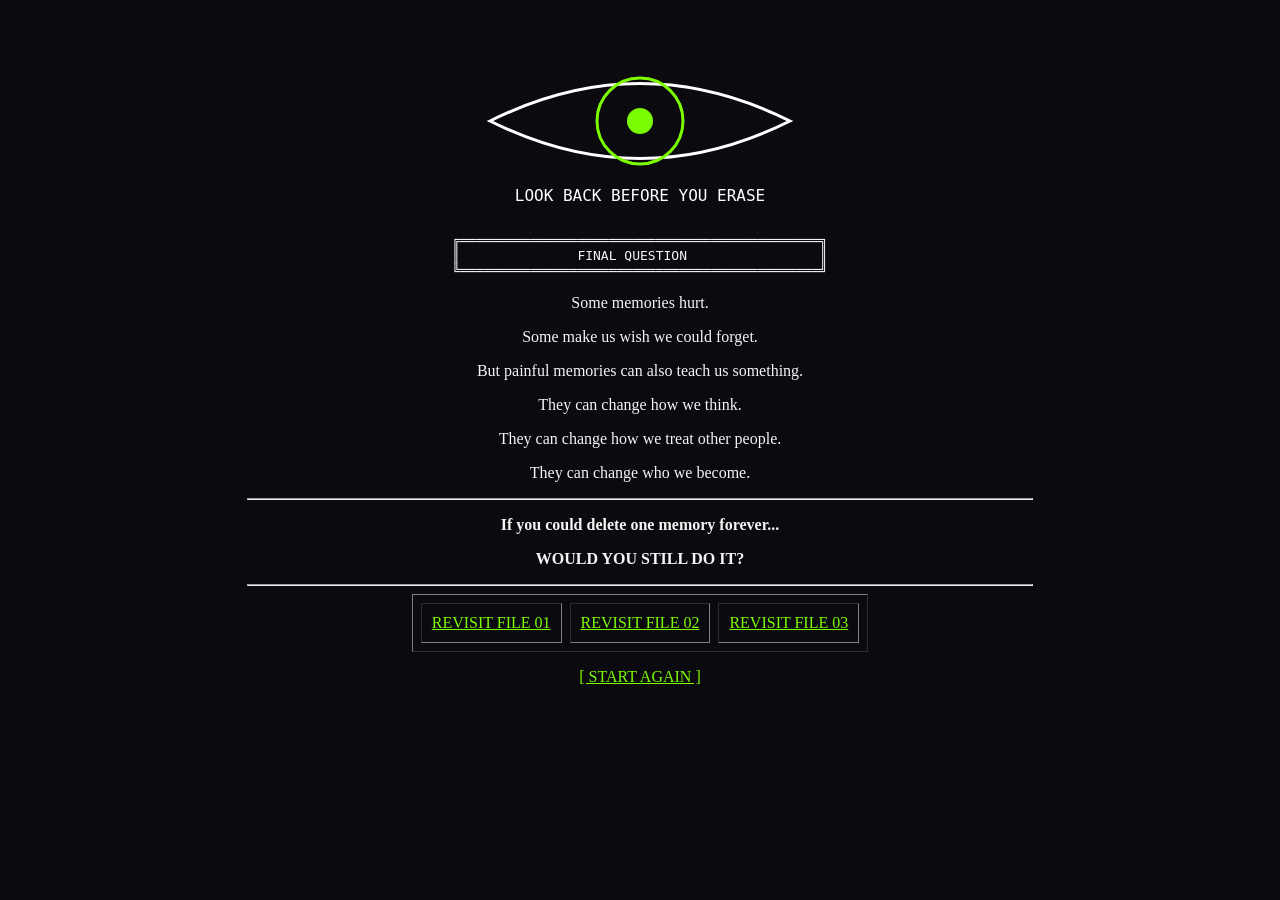
<file: hypertext/ending.html>
<!DOCTYPE html>
<html>
<head><title>Would You Still Delete It?</title></head>
<body bgcolor="#0a0a0f" text="#f5f5f5" link="#7CFC00" vlink="#7DF9FF" alink="#ff4d4d">
<center>
<br>
<svg width="390" height="190" viewBox="0 0 390 190" xmlns="http://www.w3.org/2000/svg" role="img" aria-label="Eye looking back at memory">
  <rect width="390" height="190" fill="#0a0a0f"/>
  <path d="M45 95 Q195 20 345 95 Q195 170 45 95 Z" fill="none" stroke="white" stroke-width="3"/>
  <circle cx="195" cy="95" r="43" fill="none" stroke="#7CFC00" stroke-width="3"/>
  <circle cx="195" cy="95" r="13" fill="#7CFC00"/>
  <text x="195" y="175" fill="white" font-family="monospace" font-size="16" text-anchor="middle">LOOK BACK BEFORE YOU ERASE</text>
</svg>

<pre>
╔══════════════════════════════════════════════╗
║               FINAL QUESTION                 ║
╚══════════════════════════════════════════════╝
</pre>

<p>Some memories hurt.</p>
<p>Some make us wish we could forget.</p>
<p>But painful memories can also teach us something.</p>
<p>They can change how we think.</p>
<p>They can change how we treat other people.</p>
<p>They can change who we become.</p>

<hr width="62%">
<p><strong>If you could delete one memory forever...</strong></p>
<p><strong>WOULD YOU STILL DO IT?</strong></p>
<hr width="62%">

<table border="1" cellpadding="10" cellspacing="8">
<tr>
<td><a href="exam.html">REVISIT FILE 01</a></td>
<td><a href="friend.html">REVISIT FILE 02</a></td>
<td><a href="keep.html">REVISIT FILE 03</a></td>
</tr>
</table>
<p><a href="index.html">[ START AGAIN ]</a></p>
</center>
</body>
</html>
</file>
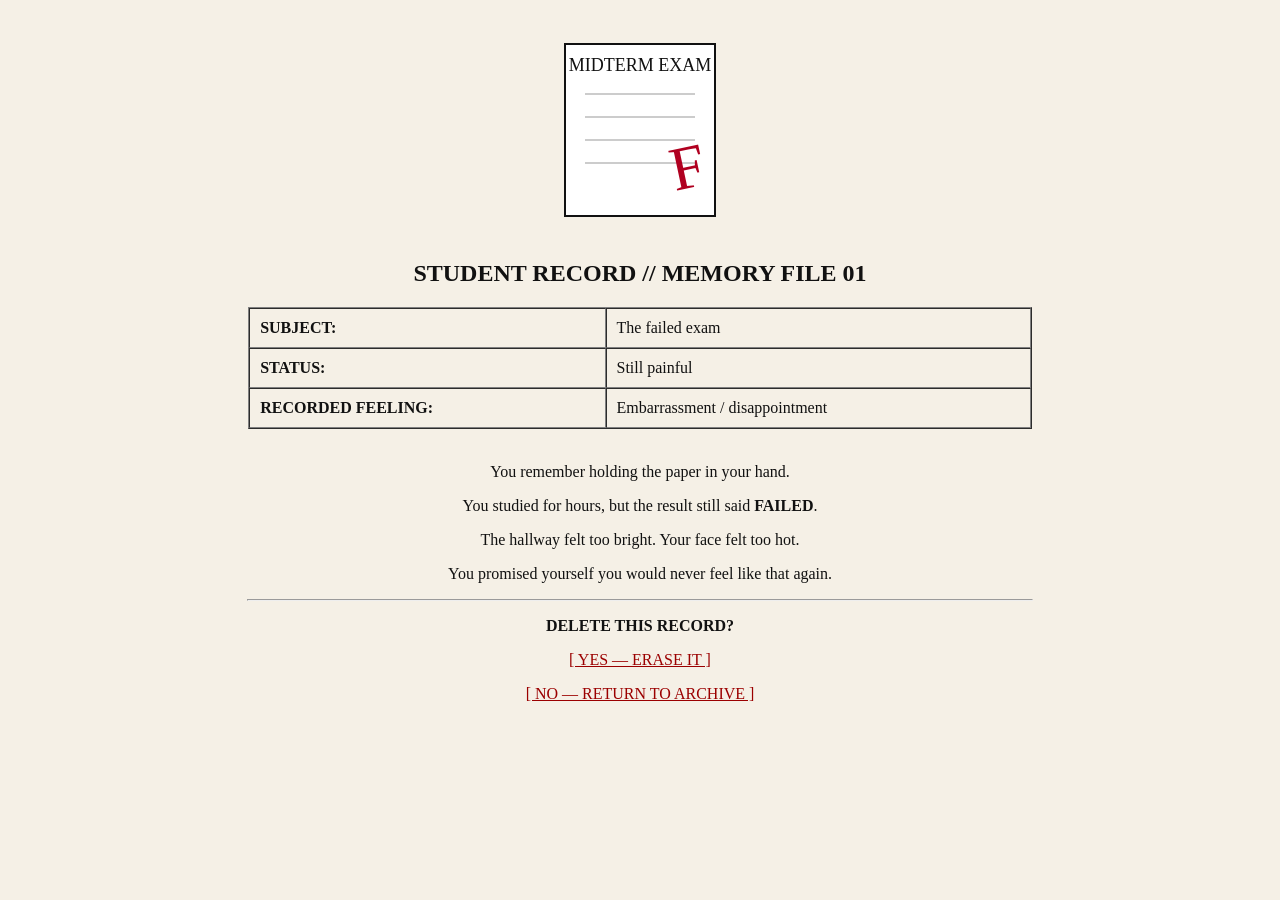
<file: hypertext/exam.html>
<!DOCTYPE html>
<html>
<head><title>Memory File 01 — Failed Exam</title></head>
<body bgcolor="#f5f0e6" text="#111111" link="#9b0000" vlink="#5b2c6f" alink="#ff0000">
<center>
<br>
<svg width="300" height="210" viewBox="0 0 300 210" xmlns="http://www.w3.org/2000/svg" role="img" aria-label="Exam paper with a failed grade">
  <rect width="300" height="210" fill="#f5f0e6"/>
  <rect x="75" y="18" width="150" height="172" fill="white" stroke="#111" stroke-width="2"/>
  <text x="150" y="45" fill="#111" font-family="serif" font-size="18" text-anchor="middle">MIDTERM EXAM</text>
  <line x1="95" y1="68" x2="205" y2="68" stroke="#999"/>
  <line x1="95" y1="91" x2="205" y2="91" stroke="#999"/>
  <line x1="95" y1="114" x2="205" y2="114" stroke="#999"/>
  <line x1="95" y1="137" x2="205" y2="137" stroke="#999"/>
  <text x="185" y="165" fill="#b00020" font-family="serif" font-size="62" transform="rotate(-12 185 165)">F</text>
</svg>

<h2>STUDENT RECORD // MEMORY FILE 01</h2>
<table border="1" cellpadding="10" cellspacing="0" width="62%">
<tr><td><strong>SUBJECT:</strong></td><td>The failed exam</td></tr>
<tr><td><strong>STATUS:</strong></td><td>Still painful</td></tr>
<tr><td><strong>RECORDED FEELING:</strong></td><td>Embarrassment / disappointment</td></tr>
</table>

<br>
<p>You remember holding the paper in your hand.</p>
<p>You studied for hours, but the result still said <strong>FAILED</strong>.</p>
<p>The hallway felt too bright. Your face felt too hot.</p>
<p>You promised yourself you would never feel like that again.</p>

<hr width="62%">
<p><strong>DELETE THIS RECORD?</strong></p>
<p><a href="result1.html">[ YES — ERASE IT ]</a></p>
<p><a href="index.html">[ NO — RETURN TO ARCHIVE ]</a></p>
</center>
</body>
</html>
</file>
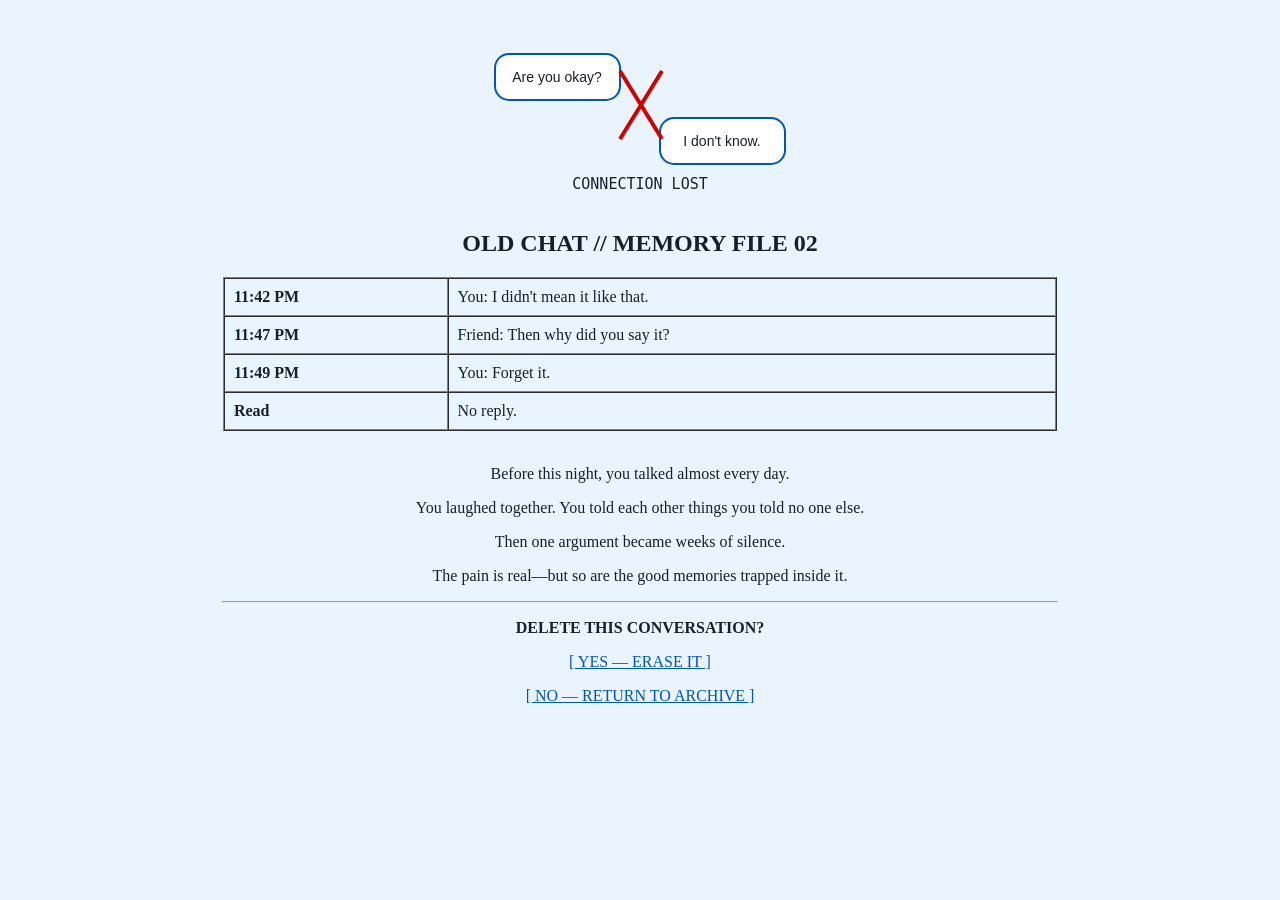
<file: hypertext/friend.html>
<!DOCTYPE html>
<html>
<head><title>Memory File 02 — Old Friend</title></head>
<body bgcolor="#eaf4ff" text="#17202a" link="#0057b8" vlink="#6c3483" alink="#ff3366">
<center>
<br>
<svg width="360" height="180" viewBox="0 0 360 180" xmlns="http://www.w3.org/2000/svg" role="img" aria-label="Broken chat conversation">
  <rect width="360" height="180" fill="#eaf4ff"/>
  <rect x="35" y="28" rx="14" ry="14" width="125" height="46" fill="white" stroke="#0057b8" stroke-width="2"/>
  <text x="97" y="56" fill="#17202a" font-family="sans-serif" font-size="14" text-anchor="middle">Are you okay?</text>
  <rect x="200" y="92" rx="14" ry="14" width="125" height="46" fill="white" stroke="#0057b8" stroke-width="2"/>
  <text x="262" y="120" fill="#17202a" font-family="sans-serif" font-size="14" text-anchor="middle">I don't know.</text>
  <line x1="160" y1="45" x2="202" y2="113" stroke="#d00000" stroke-width="4"/>
  <line x1="202" y1="45" x2="160" y2="113" stroke="#d00000" stroke-width="4"/>
  <text x="180" y="163" fill="#17202a" font-family="monospace" font-size="15" text-anchor="middle">CONNECTION LOST</text>
</svg>

<h2>OLD CHAT // MEMORY FILE 02</h2>
<table border="1" cellpadding="9" cellspacing="0" width="66%">
<tr><td align="left"><strong>11:42 PM</strong></td><td align="left">You: I didn't mean it like that.</td></tr>
<tr><td align="left"><strong>11:47 PM</strong></td><td align="left">Friend: Then why did you say it?</td></tr>
<tr><td align="left"><strong>11:49 PM</strong></td><td align="left">You: Forget it.</td></tr>
<tr><td align="left"><strong>Read</strong></td><td align="left">No reply.</td></tr>
</table>

<br>
<p>Before this night, you talked almost every day.</p>
<p>You laughed together. You told each other things you told no one else.</p>
<p>Then one argument became weeks of silence.</p>
<p>The pain is real—but so are the good memories trapped inside it.</p>

<hr width="66%">
<p><strong>DELETE THIS CONVERSATION?</strong></p>
<p><a href="result2.html">[ YES — ERASE IT ]</a></p>
<p><a href="index.html">[ NO — RETURN TO ARCHIVE ]</a></p>
</center>
</body>
</html>
</file>
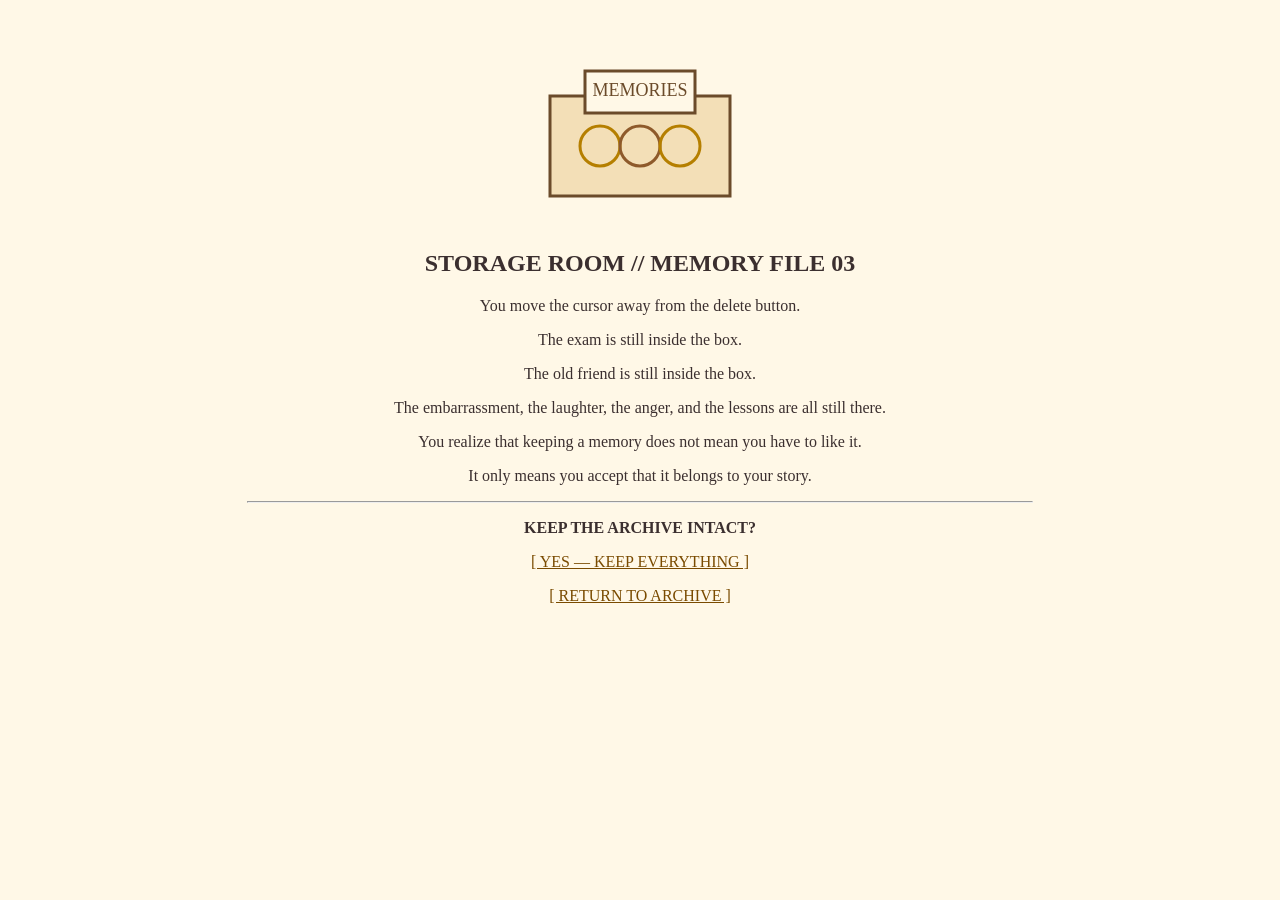
<file: hypertext/keep.html>
<!DOCTYPE html>
<html>
<head><title>Memory File 03 — Keep Everything</title></head>
<body bgcolor="#fff8e7" text="#3b2f2f" link="#7a4b00" vlink="#6b4f8a" alink="#c0392b">
<center>
<br>
<svg width="350" height="200" viewBox="0 0 350 200" xmlns="http://www.w3.org/2000/svg" role="img" aria-label="Memory storage box">
  <rect width="350" height="200" fill="#fff8e7"/>
  <rect x="85" y="70" width="180" height="100" fill="#f3dfb7" stroke="#6b4b2a" stroke-width="3"/>
  <rect x="120" y="45" width="110" height="42" fill="#fff8e7" stroke="#6b4b2a" stroke-width="3"/>
  <text x="175" y="70" fill="#6b4b2a" font-family="serif" font-size="18" text-anchor="middle">MEMORIES</text>
  <circle cx="135" cy="120" r="20" fill="none" stroke="#b57f00" stroke-width="3"/>
  <circle cx="175" cy="120" r="20" fill="none" stroke="#8e5a2b" stroke-width="3"/>
  <circle cx="215" cy="120" r="20" fill="none" stroke="#b57f00" stroke-width="3"/>
</svg>

<h2>STORAGE ROOM // MEMORY FILE 03</h2>
<p>You move the cursor away from the delete button.</p>
<p>The exam is still inside the box.</p>
<p>The old friend is still inside the box.</p>
<p>The embarrassment, the laughter, the anger, and the lessons are all still there.</p>
<p>You realize that keeping a memory does not mean you have to like it.</p>
<p>It only means you accept that it belongs to your story.</p>

<hr width="62%">
<p><strong>KEEP THE ARCHIVE INTACT?</strong></p>
<p><a href="result3.html">[ YES — KEEP EVERYTHING ]</a></p>
<p><a href="index.html">[ RETURN TO ARCHIVE ]</a></p>
</center>
</body>
</html>
</file>
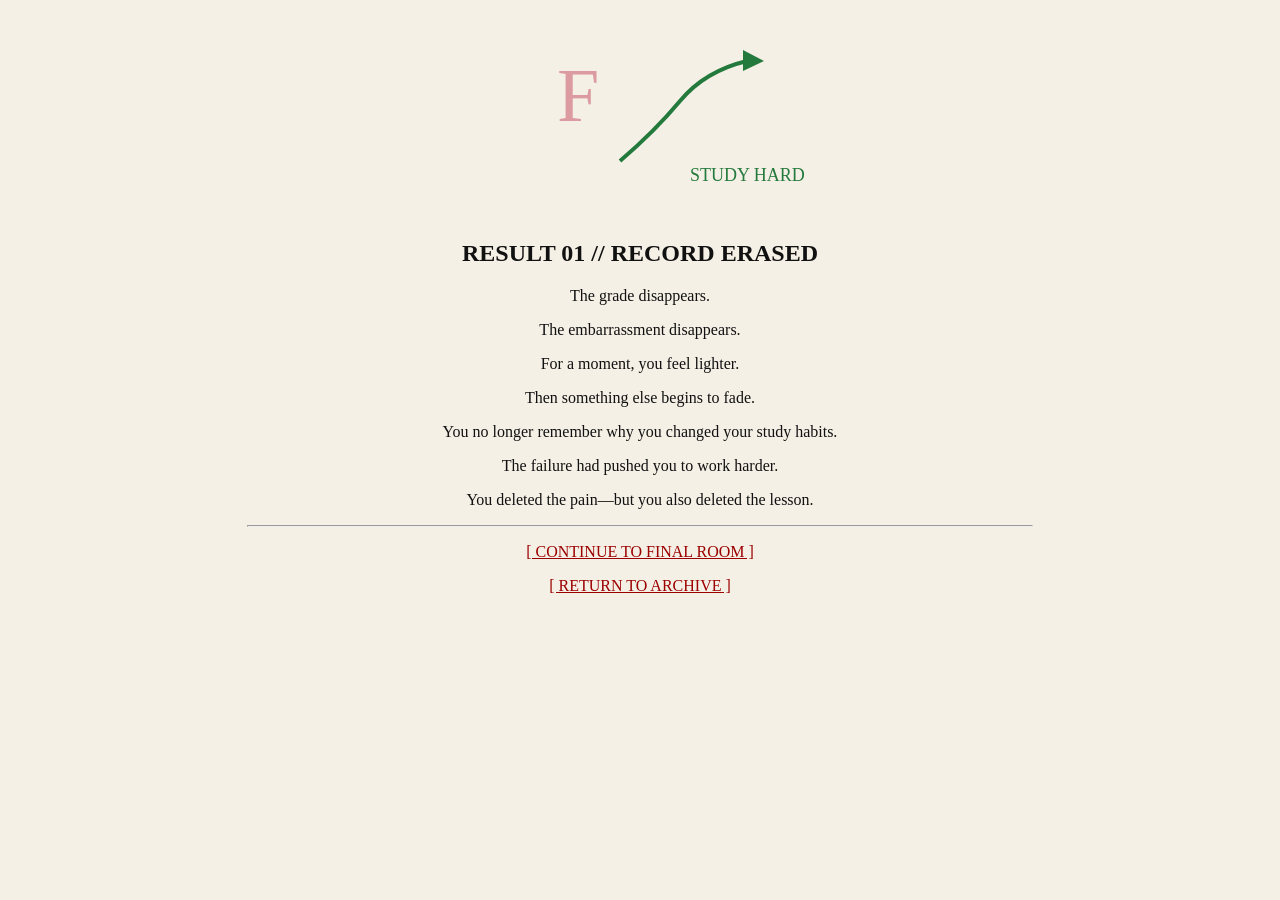
<file: hypertext/result1.html>
<!DOCTYPE html>
<html>
<head><title>Result 01 — Exam Deleted</title></head>
<body bgcolor="#f5f0e6" text="#111111" link="#9b0000" vlink="#5b2c6f" alink="#ff0000">
<center>
<br>
<svg width="330" height="190" viewBox="0 0 330 190" xmlns="http://www.w3.org/2000/svg" role="img" aria-label="Failed grade fading while an arrow rises">
  <rect width="330" height="190" fill="#f5f0e6"/>
  <text x="82" y="95" fill="#b00020" font-family="serif" font-size="76" opacity="0.35">F</text>
  <path d="M145 135 Q180 105 205 75 Q230 45 272 35" fill="none" stroke="#247a3c" stroke-width="4"/>
  <polygon points="268,24 289,35 268,45" fill="#247a3c"/>
  <text x="215" y="155" fill="#247a3c" font-family="serif" font-size="18">STUDY HARDER</text>
</svg>

<h2>RESULT 01 // RECORD ERASED</h2>
<p>The grade disappears.</p>
<p>The embarrassment disappears.</p>
<p>For a moment, you feel lighter.</p>
<p>Then something else begins to fade.</p>
<p>You no longer remember why you changed your study habits.</p>
<p>The failure had pushed you to work harder.</p>
<p>You deleted the pain—but you also deleted the lesson.</p>

<hr width="62%">
<p><a href="ending.html">[ CONTINUE TO FINAL ROOM ]</a></p>
<p><a href="index.html">[ RETURN TO ARCHIVE ]</a></p>
</center>
</body>
</html>
</file>
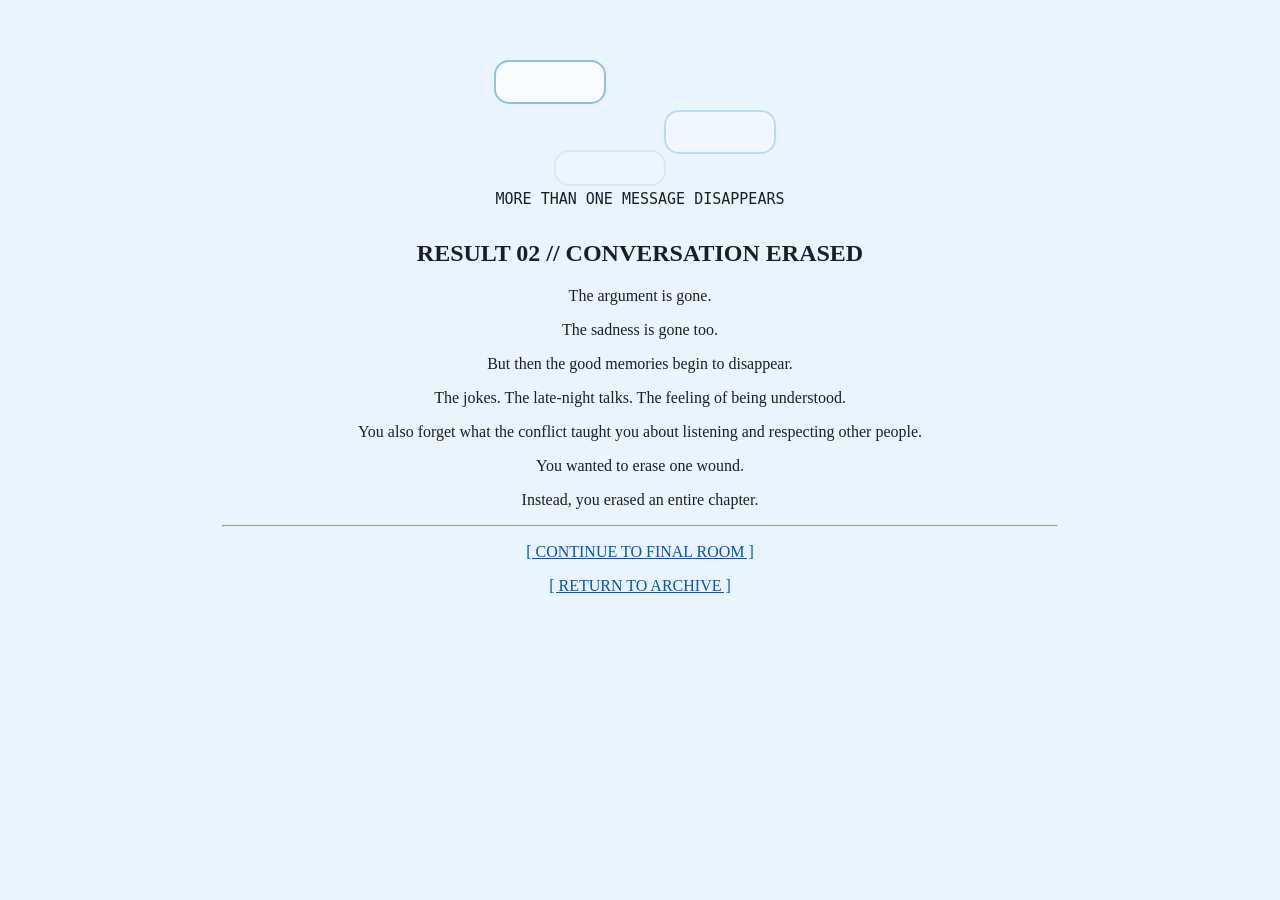
<file: hypertext/result2.html>
<!DOCTYPE html>
<html>
<head><title>Result 02 — Friend Deleted</title></head>
<body bgcolor="#eaf4ff" text="#17202a" link="#0057b8" vlink="#6c3483" alink="#ff3366">
<center>
<br>
<svg width="360" height="190" viewBox="0 0 360 190" xmlns="http://www.w3.org/2000/svg" role="img" aria-label="Chat bubbles fading away">
  <rect width="360" height="190" fill="#eaf4ff"/>
  <rect x="35" y="35" rx="14" ry="14" width="110" height="42" fill="white" stroke="#6fa8dc" stroke-width="2" opacity="0.7"/>
  <rect x="205" y="85" rx="14" ry="14" width="110" height="42" fill="white" stroke="#6fa8dc" stroke-width="2" opacity="0.35"/>
  <rect x="95" y="125" rx="14" ry="14" width="110" height="34" fill="white" stroke="#6fa8dc" stroke-width="2" opacity="0.15"/>
  <text x="180" y="178" fill="#17202a" font-family="monospace" font-size="15" text-anchor="middle">MORE THAN ONE MESSAGE DISAPPEARS</text>
</svg>

<h2>RESULT 02 // CONVERSATION ERASED</h2>
<p>The argument is gone.</p>
<p>The sadness is gone too.</p>
<p>But then the good memories begin to disappear.</p>
<p>The jokes. The late-night talks. The feeling of being understood.</p>
<p>You also forget what the conflict taught you about listening and respecting other people.</p>
<p>You wanted to erase one wound.</p>
<p>Instead, you erased an entire chapter.</p>

<hr width="66%">
<p><a href="ending.html">[ CONTINUE TO FINAL ROOM ]</a></p>
<p><a href="index.html">[ RETURN TO ARCHIVE ]</a></p>
</center>
</body>
</html>
</file>
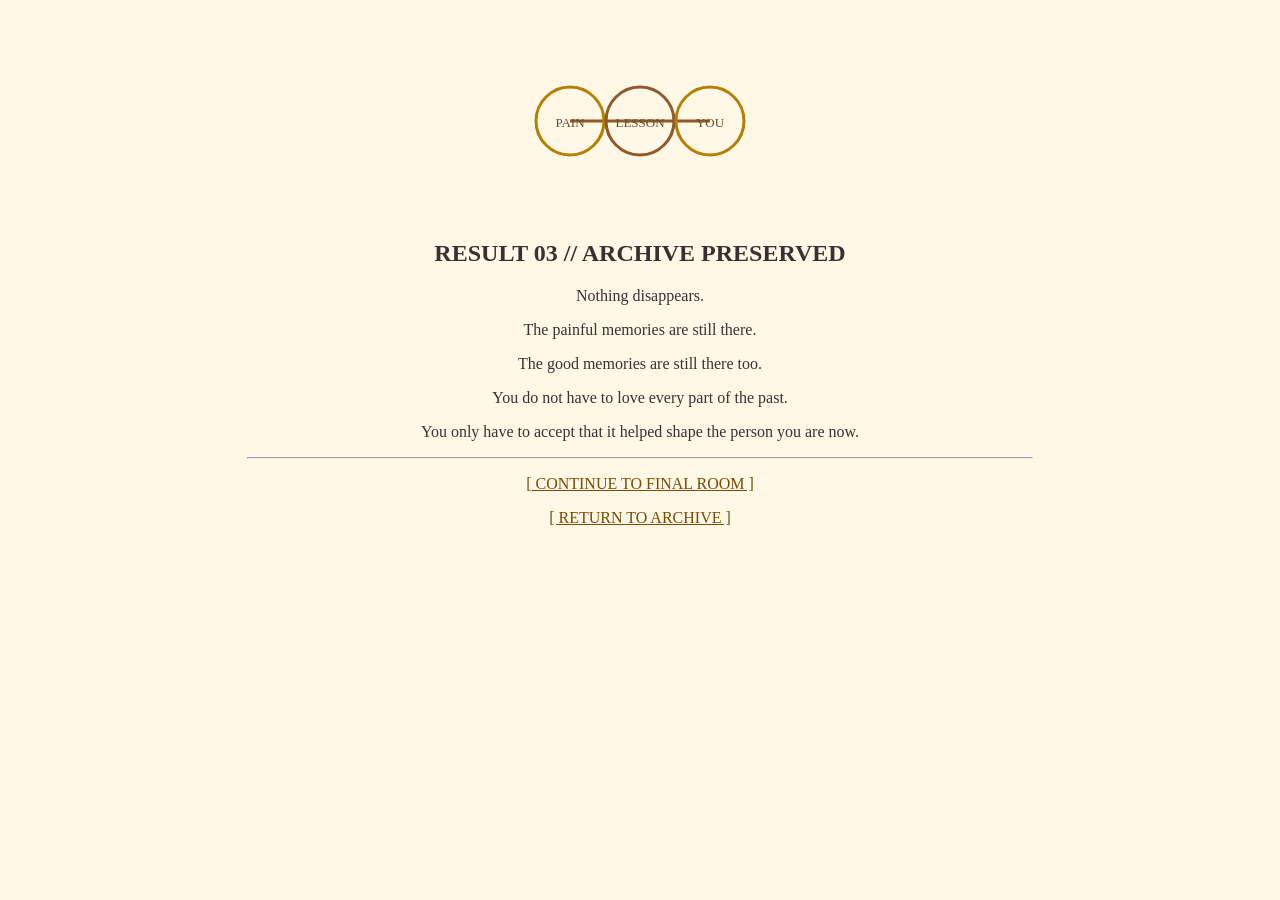
<file: hypertext/result3.html>
<!DOCTYPE html>
<html>
<head><title>Result 03 — Nothing Deleted</title></head>
<body bgcolor="#fff8e7" text="#3b2f2f" link="#7a4b00" vlink="#6b4f8a" alink="#c0392b">
<center>
<br>
<svg width="350" height="190" viewBox="0 0 350 190" xmlns="http://www.w3.org/2000/svg" role="img" aria-label="Three memories connected together">
  <rect width="350" height="190" fill="#fff8e7"/>
  <line x1="105" y1="95" x2="175" y2="95" stroke="#8e5a2b" stroke-width="3"/>
  <line x1="175" y1="95" x2="245" y2="95" stroke="#8e5a2b" stroke-width="3"/>
  <circle cx="105" cy="95" r="34" fill="none" stroke="#b57f00" stroke-width="3"/>
  <circle cx="175" cy="95" r="34" fill="none" stroke="#8e5a2b" stroke-width="3"/>
  <circle cx="245" cy="95" r="34" fill="none" stroke="#b57f00" stroke-width="3"/>
  <text x="105" y="101" fill="#6b4b2a" font-family="serif" font-size="13" text-anchor="middle">PAIN</text>
  <text x="175" y="101" fill="#6b4b2a" font-family="serif" font-size="13" text-anchor="middle">LESSON</text>
  <text x="245" y="101" fill="#6b4b2a" font-family="serif" font-size="13" text-anchor="middle">YOU</text>
</svg>

<h2>RESULT 03 // ARCHIVE PRESERVED</h2>
<p>Nothing disappears.</p>
<p>The painful memories are still there.</p>
<p>The good memories are still there too.</p>
<p>You do not have to love every part of the past.</p>
<p>You only have to accept that it helped shape the person you are now.</p>

<hr width="62%">
<p><a href="ending.html">[ CONTINUE TO FINAL ROOM ]</a></p>
<p><a href="index.html">[ RETURN TO ARCHIVE ]</a></p>
</center>
</body>
</html>
</file>
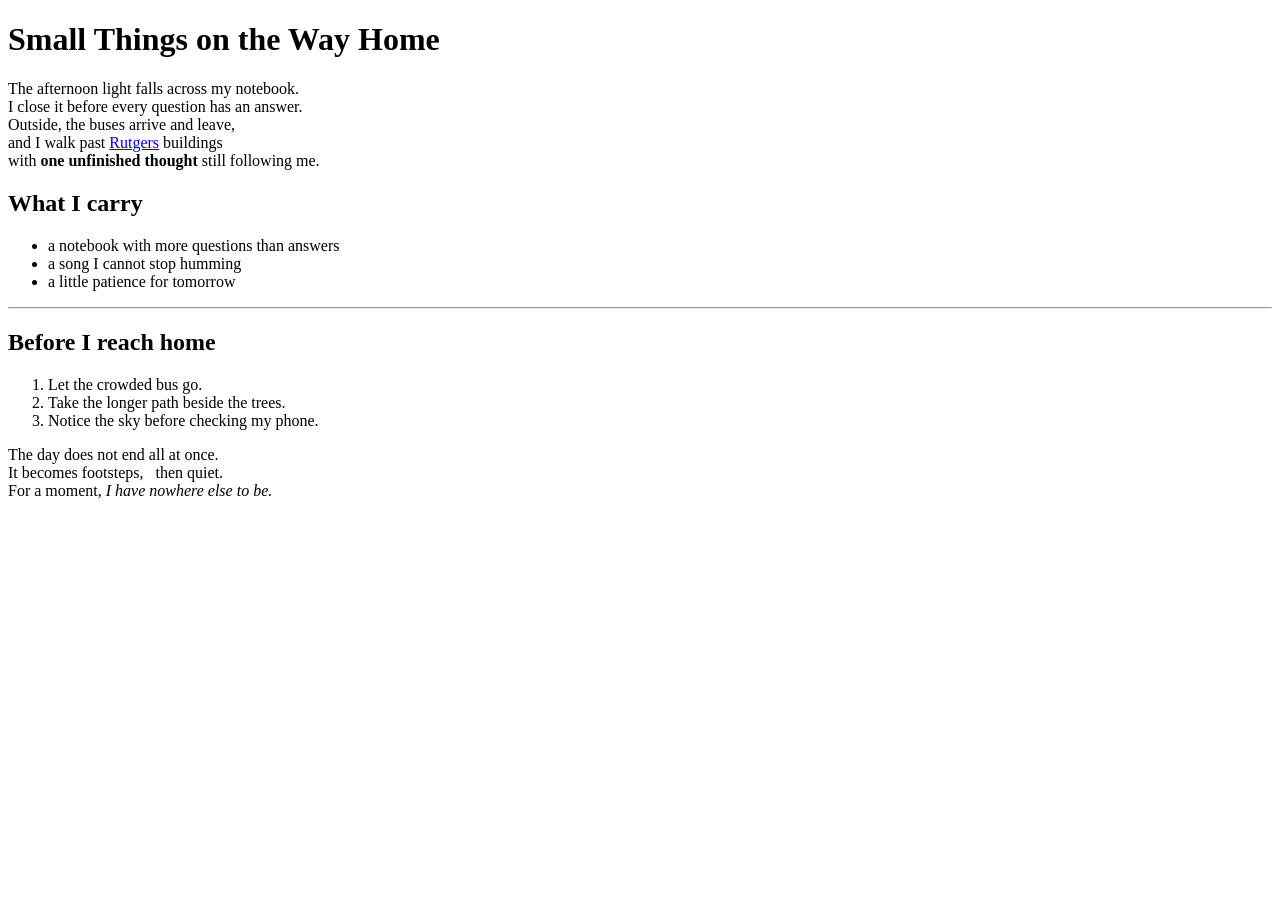
<file: poem/poem.html>
<!DOCTYPE html>
<html lang="en">
<head>
  <meta charset="UTF-8">
  <title>Small Things on the Way Home</title>
  <meta name="viewport" content="width=device-width, initial-scale=1">
</head>

<body>
  <h1>Small Things on the Way Home</h1>

  <p>
    The afternoon light falls across my notebook.<br>
    I close it before every question has an answer.<br>
    Outside, the buses arrive and leave,<br>
    and I walk past <a href="https://www.rutgers.edu/">Rutgers</a> buildings<br>
    with <strong>one unfinished thought</strong> still following me.
  </p>

  <h2>What I carry</h2>

  <ul>
    <li>a notebook with more questions than answers</li>
    <li>a song I cannot stop humming</li>
    <li>a little patience for tomorrow</li>
  </ul>

  <hr>

  <h2>Before I reach home</h2>

  <ol>
    <li>Let the crowded bus go.</li>
    <li>Take the longer path beside the trees.</li>
    <li>Notice the sky before checking my phone.</li>
  </ol>

  <p>
    The day does not end all at once.<br>
    It becomes footsteps,&nbsp;&nbsp;&nbsp;then quiet.<br>
    For a moment, <em>I have nowhere else to be.</em>
  </p>
</body>
</html>
</file>
<file: bigwebsite/css/style.css>
body {
  position: relative;
  min-width: 2800px;
  min-height: 2800px;
  overflow: auto;
  margin: 0;
  padding: 0;
  background-color: #08111f;
  color: #d9e8ff;
  font-family: "Courier New", Courier, monospace;
  font-size: 18px;
}

#start {
  position: absolute;
  top: 80px;
  left: 80px;
  width: 520px;
  height: 300px;
  margin: 20px;
  padding: 30px;
  background-color: #15243b;
  border: 3px solid #9fc5ff;
  text-align: left;
}

#start h1 {
  font-size: 55px;
  font-weight: bold;
  color: white;
  text-decoration: underline;
}

.small {
  font-size: 13px;
  font-weight: bold;
  color: #ffd479;
}

.tiny {
  font-size: 14px;
  font-style: italic;
  color: #98accb;
}

.highlight {
  color: #ffd479;
  font-style: italic;
  font-weight: bold;
  text-decoration: underline;
}

.message {
  position: absolute;
  width: 320px;
  height: 140px;
  padding: 25px;
  background-color: #101d31;
  border: 2px solid #6f8bb5;
}

.message h2 {
  color: #ffd479;
  font-size: 22px;
  text-decoration: underline;
}

.one { top: 260px; left: 1150px; }
.two { top: 720px; left: 2180px; }
.three { top: 1500px; left: 380px; }
.four { top: 1980px; left: 1780px; }

#moon {
  position: absolute;
  top: 1030px;
  left: 1220px;
  width: 420px;
  height: 420px;
  opacity: 0.9;
  z-index: 1;
}

#eye {
  position: absolute;
  top: 620px;
  left: 1450px;
  width: 220px;
  height: 130px;
  opacity: 0.55;
}

#star {
  position: absolute;
  top: 2180px;
  left: 950px;
  width: 150px;
  height: 150px;
}

.secret {
  position: absolute;
  top: 1270px;
  left: 2050px;
  width: 380px;
  height: 150px;
  padding: 25px;
  background-color: #3a2a17;
  color: #ffe0a3;
  border: 3px dashed #ffd479;
  text-align: center;
  font-style: italic;
  z-index: 2;
}

.secret p:first-child {
  font-weight: bold;
  text-decoration: underline;
}

.ghost {
  position: absolute;
  top: 2100px;
  left: 600px;
  width: 420px;
  height: 120px;
  padding: 20px;
  background-color: #0d1728;
  color: #aabbd3;
  border: 1px solid #415777;
  text-align: center;
  font-size: 28px;
  font-style: italic;
  opacity: 0.3;
}

.note {
  position: absolute;
  padding: 15px;
  border: 1px dashed #6f8bb5;
  color: #9db5d8;
  font-style: italic;
}

.note-one { top: 500px; left: 1760px; }
.note-two { top: 1670px; left: 1220px; }

.arrow {
  position: absolute;
  color: #ffd479;
  font-weight: bold;
  font-style: italic;
}

.arrow-one { top: 120px; left: 760px; }
.arrow-two { top: 2300px; left: 1500px; }

.floating-text {
  position: absolute;
  color: #6983a8;
  font-style: italic;
  opacity: 0.6;
}

.text-one { top: 520px; left: 300px; }
.text-two { top: 930px; left: 2500px; }
.text-three { top: 1600px; left: 2050px; }
.text-four { top: 2450px; left: 2050px; }

.lost-box {
  position: absolute;
  top: 2250px;
  left: 1080px;
  width: 240px;
  height: 180px;
  padding: 20px;
  background-color: #121b2c;
  color: #d9e8ff;
  border: 2px dotted #9fc5ff;
  text-align: center;
}

.big-star {
  font-size: 45px;
  color: #ffd479;
  margin: 5px;
}

#ending {
  position: absolute;
  top: 2450px;
  left: 2300px;
  width: 360px;
  height: 220px;
  padding: 25px;
  background-color: #182039;
  color: white;
  border: 4px double #ffd479;
  text-align: center;
}

#ending h2 {
  color: #ffd479;
  font-size: 25px;
  text-decoration: underline;
}

.final-text {
  font-weight: bold;
  font-style: italic;
  text-decoration: underline;
}
</file>
<file: exhibition/style.css>
@import url('https://fonts.googleapis.com/css2?family=DM+Sans:wght@400;500;600;700&family=Space+Mono:wght@400;700&display=swap');
:root { --paper:#f4f0e8; --ink:#1e1c1b; --muted:#6d6861; --rule:#cfc8bd; --orange:#ee713e; --lilac:#a69be7; --blue:#4d67bd; --font-sans:'DM Sans',Arial,Helvetica,sans-serif; --font-mono:'Space Mono',monospace; }
*,*::before,*::after { box-sizing:border-box; }
html { scroll-behavior:smooth; }
body { margin:0; background:var(--paper); color:var(--ink); font:16px/1.65 var(--font-sans); -webkit-font-smoothing:antialiased; }
::selection { background:#d0c6ff; color:#161313; }
a { color:inherit; }
a:focus-visible { outline:3px solid #7360ce; outline-offset:4px; }
.skip-link { position:absolute; top:-80px; left:14px; padding:8px 14px; background:#fff; z-index:100; }
.skip-link:focus { top:8px; }
.site-header { display:flex; align-items:center; justify-content:space-between; gap:24px; min-height:74px; padding:0 4.8%; border-bottom:1px solid var(--rule); font:700 10px/1.5 var(--font-mono); letter-spacing:.045em; }
.site-header a { text-decoration:none; }
.site-header a:hover,.site-header a:focus-visible { color:#d75a33; }
.brand { display:flex; align-items:center; gap:13px; white-space:nowrap; }
.brand-mark { font-size:29px; font-weight:400; line-height:1; color:#e66d43; }
.site-header nav { display:flex; align-items:center; gap:32px; }
.header-edition { color:var(--muted); white-space:nowrap; }
.section-shell { padding-left:7%; padding-right:7%; }
.hero { padding-top:33px; padding-bottom:0; overflow:hidden; }
.hero-index { display:flex; align-items:center; gap:10px; font:700 10px/1.5 var(--font-mono); letter-spacing:.085em; color:var(--muted); }
.round-dot { width:7px; height:7px; display:inline-block; border-radius:50%; background:var(--orange); }
.hero-grid { display:grid; grid-template-columns:minmax(0,1.75fr) minmax(260px,.7fr); gap:45px; align-items:end; min-height:580px; padding:45px 0 70px; }
.eyebrow { margin:0 0 25px; font:700 11px/1.6 var(--font-mono); letter-spacing:.02em; color:#605951; }
h1,h2,h3,p { overflow-wrap:break-word; }
h1,h2,h3 { margin:0; }
h1,h2 { font-family:Georgia,'Times New Roman',serif; letter-spacing:-.065em; font-weight:400; }
h1 { font-size:clamp(58px,7.75vw,132px); line-height:.99; white-space:nowrap; }
h1 em,h2 em { font-weight:400; }
.punctuation { color:var(--orange); }
.hero-subtitle { margin:35px 0 0; max-width:520px; font-size:18px; line-height:1.45; }
.hero-side { background:#222120; color:#f4f0e8; min-height:402px; padding:25px 28px 27px; display:flex; flex-direction:column; justify-content:space-between; transform:translateY(9px); }
.asterisk { font-size:85px; line-height:.9; font-weight:400; color:var(--lilac); align-self:flex-end; }
.hero-side-label { margin:35px 0 8px; font:700 11px var(--font-mono); color:#bfb6b0; }
.hero-side > p:not(.hero-side-label) { font:400 clamp(21px,2.1vw,31px)/1.24 Georgia,serif; letter-spacing:-.02em; margin:0; }
.hero-side-link { align-self:flex-start; text-decoration:none; border-bottom:1px solid var(--orange); font:700 11px var(--font-mono); letter-spacing:.01em; padding-bottom:5px; margin-top:25px; color:#ffc4aa; }
.hero-side-link span { padding-left:14px; }
.hero-side-link:hover { color:#fff; }
.hero-bottom { display:flex; justify-content:space-between; align-items:center; gap:20px; border-top:1px solid var(--ink); border-bottom:1px solid var(--rule); padding:20px 0; font:400 10px/1.4 var(--font-mono); letter-spacing:.04em; }
.hero-bottom strong { font-weight:700; }
.section-label { display:flex; align-items:center; gap:10px; font:700 11px var(--font-mono); letter-spacing:.05em; color:var(--ink); }
.section-label span { color:#e2613c; }
.about { padding-top:102px; padding-bottom:110px; }
.about-grid { display:grid; grid-template-columns:.92fr 1fr; gap:8%; margin-top:45px; }
.about h2 { font-size:clamp(42px,5.15vw,80px); line-height:1.12; }
.about h2 em { color:#6861a5; }
.curatorial-copy { max-width:655px; font-size:16px; line-height:1.78; color:#403b37; }
.curatorial-copy p { margin:0 0 19px; }
.curatorial-copy .intro-line { color:var(--ink); font-size:21px; line-height:1.4; font-weight:600; margin-top:0; margin-bottom:22px; }
.about-meta { display:flex; flex-wrap:wrap; justify-content:space-between; gap:10px; border-top:1px solid var(--rule); padding-top:13px; margin-top:37px; font:700 9px/1.5 var(--font-mono); color:#766e64; }
.works { background:#eae5dc; padding-top:72px; padding-bottom:105px; }
.works-intro { display:flex; justify-content:space-between; align-items:end; gap:35px; padding:36px 0 66px; }
.works-intro h2 { font-size:clamp(52px,7vw,106px); line-height:.98; }
.works-intro h2 em { color:#e0653f; }
.works-intro p { max-width:245px; font-size:15px; line-height:1.55; margin:0 0 4px; }
.work { border-top:1px solid #26231f; padding-top:16px; padding-bottom:82px; }
.work:last-child { border-bottom:1px solid #26231f; padding-bottom:30px; }
.work-header { display:flex; justify-content:space-between; font:700 11px var(--font-mono); letter-spacing:.04em; margin-bottom:30px; }
.work-number { color:#655e55; }
.work-action { color:#655e55; }
.work-action span { color:#d75d3a; margin-left:7px; }
.work-layout { display:grid; grid-template-columns: minmax(0,.9fr) minmax(0,1.13fr); gap:5.5%; align-items:center; }
.work-details { padding:20px 0; }
.role { display:flex; gap:9px; align-items:center; margin:0 0 19px; font:700 11px var(--font-mono); letter-spacing:.04em; }
.role-dot { width:9px; height:9px; border-radius:50%; background:var(--orange); }
.work-two .role-dot { background:var(--lilac); }
.work-three .role-dot { background:#5d75bc; }
.work h3 { font:400 clamp(34px,4.1vw,61px)/1.06 Georgia,'Times New Roman',serif; letter-spacing:-.055em; }
.work-byline { margin:22px 0 26px; font:700 11px/1.65 var(--font-mono); letter-spacing:.01em; }
.work-designer { margin:-18px 0 26px; font:600 10px/1.6 var(--font-mono); letter-spacing:.025em; color:#6d645c; }
.divider-symbol { padding:0 7px; color:#ab9f96; }
.work-description { max-width:460px; margin:0; line-height:1.75; color:#48433e; }
.interpretation { margin:21px 0 25px; border-left:3px solid #d75d3a; padding:4px 0 5px 15px; font:italic 19px/1.38 Georgia,serif; }
.work-two .interpretation { border-color:#8475bb; }
.work-three .interpretation { border-color:#5872c3; }
.work-links { display:flex; flex-wrap:wrap; align-items:center; gap:10px 16px; }
.work-links a { font:700 10px/1.5 var(--font-mono); letter-spacing:.01em; text-decoration:none; transition:background-color .18s,transform .18s; }
.primary-link { background:#211f20; color:white; padding:13px 16px; }
.primary-link:hover { background:#de6d46; transform:translateY(-2px); }
.secondary-link { padding:7px 0 5px; border-bottom:1px solid currentColor; }
.secondary-link:hover { color:#da5b36; }
.content-note { margin:20px 0 0; font-size:12px; color:#756b62; }
.work-figure { margin:0; }
.work-figure img { display:block; width:100%; height:auto; border:1px solid #a9a096; background:#fff; box-shadow:17px 19px 0 #d4cdc1; }
.work-figure figcaption { margin:28px 0 0; font:400 9px/1.4 var(--font-mono); color:#786e63; letter-spacing:.025em; }
.ending { padding-top:100px; padding-bottom:112px; background:var(--lilac); }
.ending .section-label span { color:#422f83; }
.ending-inner { padding-top:30px; text-align:center; }
.end-kicker { font:700 11px/1.5 var(--font-mono); letter-spacing:.06em; margin:15px 0 27px; }
.ending h2 { font-size:clamp(42px,6.3vw,95px); line-height:1.07; }
.ending h2 em { color:#fffdf8; }
.ending-inner > p:not(.end-kicker) { font-size:17px; max-width:480px; line-height:1.6; margin:29px auto; }
.back-top { display:inline-block; margin-top:14px; font:700 11px var(--font-mono); text-decoration:none; padding-bottom:7px; border-bottom:1px solid #282128; }
.back-top span { margin-left:13px; }
.back-top:hover { color:white; border-color:white; }
.site-footer { display:flex; flex-wrap:wrap; justify-content:space-between; align-items:center; gap:18px; min-height:124px; font:700 9px/1.5 var(--font-mono); letter-spacing:.01em; }
.footer-star { color:#e46a42; font-size:19px; vertical-align:middle; margin-right:9px; }
@media(max-width:1050px) { .header-edition { display:none; } .hero-grid { grid-template-columns:1.5fr .75fr; min-height:0; } h1 { font-size:clamp(56px,7.5vw,90px); } .hero-side { min-height:360px; } .work-layout { gap:32px; } }
@media(max-width:790px) { .site-header { padding:14px 5%; flex-wrap:wrap; gap:8px; } .site-header nav { gap:16px; } .section-shell { padding-left:6%; padding-right:6%; } .hero-grid { display:block; padding-top:36px; padding-bottom:34px; } h1 { white-space:normal; font-size:clamp(49px,9vw,78px); } .hero-side { margin-top:40px; min-height:245px; transform:none; } .asterisk { font-size:62px; } .hero-side > p:not(.hero-side-label) { max-width:500px; } .about { padding-top:70px; padding-bottom:75px; } .about-grid { display:block; margin-top:27px; } .about h2 { margin-bottom:34px; } .work-layout { display:flex; flex-direction:column; align-items:stretch; gap:18px; } .work-details { padding:10px 0; } .work-figure { order:-1; } .work { padding-bottom:66px; } .works-intro { align-items:start; } .works { padding-top:70px; padding-bottom:70px; } .work h3 { font-size:clamp(40px,8vw,64px); } .ending { padding-top:75px; padding-bottom:80px; } }
@media(max-width:530px) { .brand { font-size:9px; } .site-header nav { width:100%; justify-content:space-between; border-top:1px solid var(--rule); padding-top:10px; } .hero-subtitle { font-size:16px; } .hero-bottom { flex-wrap:wrap; font-size:9px; } .hero-bottom span:last-child { width:100%; } .hero-index { font-size:9px; } .works-intro { display:block; padding:25px 0 48px; } .works-intro p { max-width:300px; margin-top:20px; } .work-header { font-size:9px; } .work-action { text-align:right; max-width:210px; } .work h3 { font-size:39px; } .work-figure img { box-shadow:8px 10px 0 #d4cdc1; } .about h2 { font-size:45px; } .site-footer { padding-top:25px; padding-bottom:25px; } }
@media(prefers-reduced-motion:reduce) { html { scroll-behavior:auto; } .work-links a { transition:none; } }
</file>
<file: jstest/css/style.css>
:root {
  --background: #101b32;
  --panel: #1b2d4c;
  --accent: #8ed9f5;
  --highlight: #d8f2ff;
  --text: #f4f6fa;
  --muted: #b5c2d4;
}

* { box-sizing: border-box; }
html { min-height: 100%; }
body {
  margin: 0;
  min-height: 100vh;
  color: var(--text);
  background: var(--background);
  font-family: Arial, Helvetica, sans-serif;
  transition: background-color 650ms ease;
}
.page {
  width: min(1040px, calc(100% - 48px));
  min-height: 100vh;
  margin: 0 auto;
  display: flex;
  flex-direction: column;
}
.topbar, .footer {
  display: flex;
  justify-content: space-between;
  align-items: center;
  gap: 14px;
  padding: 29px 0;
  letter-spacing: .16em;
  font-size: 11px;
}
.brand { font-weight: 800; letter-spacing: .2em; }
.project-tag, .footer { color: var(--muted); }
.experiment {
  width: min(690px, 100%);
  margin: auto;
  padding: 38px 0 44px;
  text-align: center;
}
.eyebrow, .field-label {
  font-size: 11px;
  letter-spacing: .25em;
  font-weight: 700;
  color: var(--accent);
  transition: color 650ms ease;
}
h1 {
  font-size: clamp(35px, 6vw, 65px);
  letter-spacing: -.055em;
  line-height: 1.08;
  margin: 20px 0 14px;
  font-weight: 700;
}
h1 em { font-family: Georgia, 'Times New Roman', serif; font-weight: 400; }
.intro { color: var(--muted); margin: 0; font-size: 15px; line-height: 1.7; }
.artboard {
  position: relative;
  height: 285px;
  margin: 30px auto 26px;
  border-radius: 20px;
  overflow: hidden;
  background: var(--panel);
  border: 1px solid rgba(255,255,255,.12);
  transition: background-color 650ms ease;
  isolation: isolate;
}
.glow {
  position: absolute;
  width: 270px;
  height: 270px;
  left: calc(50% - 135px);
  top: 9px;
  background: var(--accent);
  filter: blur(72px);
  opacity: .25;
  transition: background-color 650ms ease;
}
.sun {
  position: absolute;
  width: 145px;
  height: 145px;
  border-radius: 50%;
  left: calc(50% - 72.5px);
  top: 70px;
  background: var(--accent);
  box-shadow: inset -22px -24px 40px rgba(0,0,0,.15), 0 0 40px rgba(255,255,255,.09);
  transition: background-color 650ms ease, transform 650ms ease;
}
.orbit {
  position: absolute;
  width: 360px;
  height: 170px;
  top: 60px;
  left: calc(50% - 180px);
  border: 1px solid rgba(255,255,255,.32);
  border-radius: 50%;
  transform: rotate(-24deg);
}
.orbit-back { opacity: .45; }
.orbit-front { transform: rotate(24deg); }
.art-index {
  position: absolute;
  left: 24px;
  bottom: 22px;
  color: rgba(255,255,255,.75);
  font-size: 11px;
  letter-spacing: .18em;
}
.mood-row {
  min-height: 94px;
  display: flex;
  justify-content: space-between;
  align-items: center;
  gap: 26px;
  padding: 0 8px;
  text-align: left;
}
.mood-row h2 { margin: 7px 0 0; font-size: 34px; line-height: 1.2; }
.mood-row p { max-width: 225px; color: var(--muted); line-height: 1.6; font-size: 14px; }
button {
  border: 0;
  border-radius: 100px;
  width: 100%;
  padding: 19px 24px;
  margin-top: 16px;
  background: var(--highlight);
  color: #102038;
  font-weight: 800;
  font-size: 15px;
  cursor: pointer;
  transition: background-color 650ms ease, transform 160ms ease, box-shadow 160ms ease;
}
button span { margin-left: 10px; font-size: 19px; }
button:hover { transform: translateY(-2px); box-shadow: 0 10px 25px rgba(0,0,0,.16); }
button:active { transform: translateY(0); }
button:focus-visible { outline: 3px solid white; outline-offset: 4px; }
.hint { color: var(--muted); font-size: 12px; margin: 17px 0 0; }
kbd { border: 1px solid rgba(255,255,255,.35); border-radius: 5px; padding: 2px 6px; font-family: inherit; }
.footer { font-size: 10px; border-top: 1px solid rgba(255,255,255,.12); }
@media (max-width: 560px) {
  .page { width: min(100% - 32px, 1040px); }
  .project-tag { font-size: 9px; }
  .experiment { padding-top: 40px; }
  .artboard { height: 250px; }
  .mood-row { flex-direction: column; align-items: flex-start; gap: 3px; }
  .mood-row p { margin-top: 1px; max-width: unset; }
  .footer { font-size: 9px; }
}
@media (prefers-reduced-motion: reduce) {
  *, *::before, *::after { transition-duration: .01ms !important; animation-duration: .01ms !important; }
}
</file>
<file: quilt/css/style.css>
/* DIGITAL QUILT — TIDAL GEOMETRY
   Each square is a real HTML div, arranged with CSS Grid.
   Pattern classes make reusable geometric quilt patches. */

* { box-sizing: border-box; }

html, body { margin: 0; width: 100%; min-height: 100%; }

body { background: #172936; }

.quilt {
  display: grid;
  grid-template-columns: repeat(8, minmax(0, 1fr));
  grid-template-rows: repeat(6, minmax(0, 1fr));
  gap: clamp(3px, 0.42vw, 7px);
  padding: clamp(8px, 1.1vw, 18px);
  width: 100%;
  height: 100vh;
  height: 100dvh;
  overflow: hidden;
  background: #172936;
}

.tile {
  position: relative;
  min-width: 0;
  min-height: 0;
  overflow: hidden;
  isolation: isolate;
  background: var(--bg);
  color: var(--fg);
  transition: filter 250ms ease;
}
.tile:hover { filter: brightness(1.13); }
.tile::before, .tile::after {
  content: "";
  position: absolute;
  display: block;
}

/* Color combinations — all artwork is drawn with CSS. */
.cream { --bg: #f4e5c9; --fg: #263f51; }
.coral { --bg: #cc6952; --fg: #f9e8cb; }
.night { --bg: #294258; --fg: #efc36e; }
.mint  { --bg: #89b3a9; --fg: #263f51; }
.gold  { --bg: #eebc68; --fg: #b85e46; }
.pink  { --bg: #e9a894; --fg: #294258; }
.olive { --bg: #9dab7b; --fg: #f7e7c8; }
.blue  { --bg: #648e9e; --fg: #f7e7c8; }

/* 1: SUN / circle inside a circle */
.sun::before {
  inset: 14%; border-radius: 50%; background: var(--fg);
}
.sun::after {
  width: 27%; height: 27%; left: 36.5%; top: 36.5%;
  border-radius: 50%; background: var(--bg);
}

/* 2: ARCH / doorway shape */
.arch::before {
  width: 70%; height: 94%; left: 15%; bottom: -1%;
  border-radius: 50% 50% 0 0; background: var(--fg);
}
.arch::after {
  width: 34%; height: 54%; left: 33%; bottom: -1%;
  border-radius: 50% 50% 0 0; background: var(--bg);
}

/* 3: QUARTER / rounded corner with an inset corner */
.quarter::before {
  width: 100%; height: 100%; right: 0; bottom: 0;
  border-radius: 100% 0 0 0; background: var(--fg);
}
.quarter::after {
  width: 48%; height: 48%; right: 0; bottom: 0;
  border-radius: 100% 0 0 0; background: var(--bg);
}

/* 4: DIAGONAL / bold two-tone triangle */
.diagonal::before {
  inset: 0; background: var(--fg);
  clip-path: polygon(0 0, 100% 100%, 0 100%);
}
.diagonal::after {
  width: 29%; height: 29%; left: 8%; bottom: 8%;
  border-radius: 50%; background: var(--bg);
}

/* 5: ORBIT / offset celestial ring */
.orbit::before {
  inset: 17%; border-radius: 50%;
  border: clamp(7px, 1.7vw, 26px) solid var(--fg);
}
.orbit::after {
  width: 25%; height: 25%; right: 8%; top: 8%;
  border-radius: 50%; background: var(--fg);
}

/* 6: STRIPES / parallel woven lines */
.stripes {
  background: repeating-linear-gradient(135deg,
    var(--bg) 0%, var(--bg) 11%,
    var(--fg) 11%, var(--fg) 20%,
    var(--bg) 20%, var(--bg) 31%);
}

/* 7: HOURGLASS / opposing triangles */
.hourglass::before {
  inset: 0; background: var(--fg);
  clip-path: polygon(0 0, 100% 0, 50% 50%, 100% 100%, 0 100%, 50% 50%);
}
.hourglass::after {
  width: 17%; height: 17%; left: 41.5%; top: 41.5%;
  border-radius: 50%; background: var(--bg);
}

/* 8: PETALS / two overlapping leaves */
.petals::before, .petals::after {
  width: 65%; height: 65%; background: var(--fg);
  border-radius: 100% 0 100% 0;
}
.petals::before { left: 3%; top: 4%; transform: rotate(6deg); }
.petals::after { right: 3%; bottom: 4%; transform: rotate(186deg); }

/* 9: NEST / two squares frame a small square */
.nest::before {
  inset: 13%; background: var(--fg);
}
.nest::after {
  inset: 30%; background: var(--bg);
  box-shadow: 0 0 0 clamp(2px, .45vw, 7px) var(--fg);
}

/* 10: PINWHEEL / four rotating color sectors */
.pinwheel {
  background: conic-gradient(from 45deg,
    var(--fg) 0 25%, var(--bg) 25% 50%,
    var(--fg) 50% 75%, var(--bg) 75% 100%);
}
.pinwheel::before {
  width: 25%; height: 25%; left: 37.5%; top: 37.5%;
  background: var(--bg); border-radius: 50%;
}

/* A slightly taller grid gives mobile visitors the same full-screen quilt. */
@media (max-width: 640px) {
  .quilt {
    grid-template-columns: repeat(6, minmax(0, 1fr));
    grid-template-rows: repeat(8, minmax(0, 1fr));
    gap: 3px;
    padding: 6px;
  }
  .orbit::before { border-width: 6px; }
  .nest::after { box-shadow: 0 0 0 3px var(--fg); }
}

@media (prefers-reduced-motion: reduce) {
  .tile { transition: none; }
}
</file>
